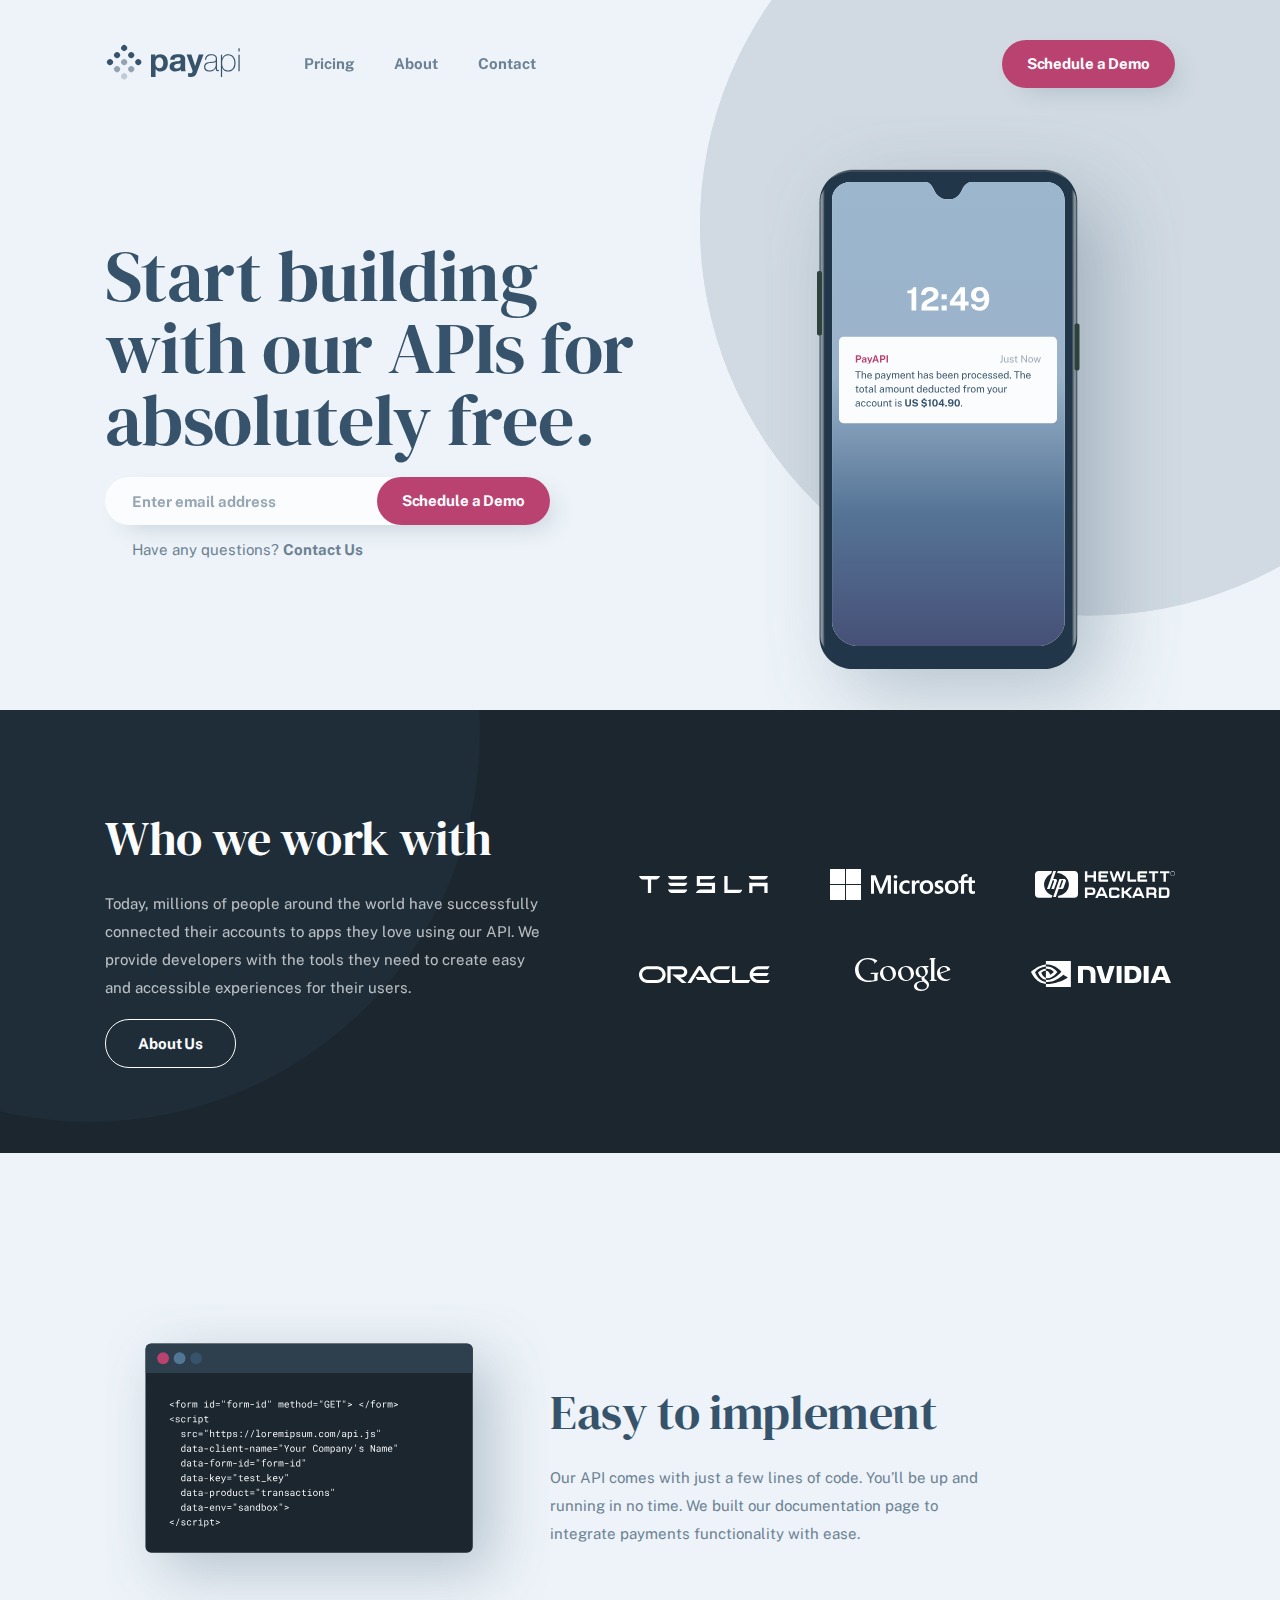
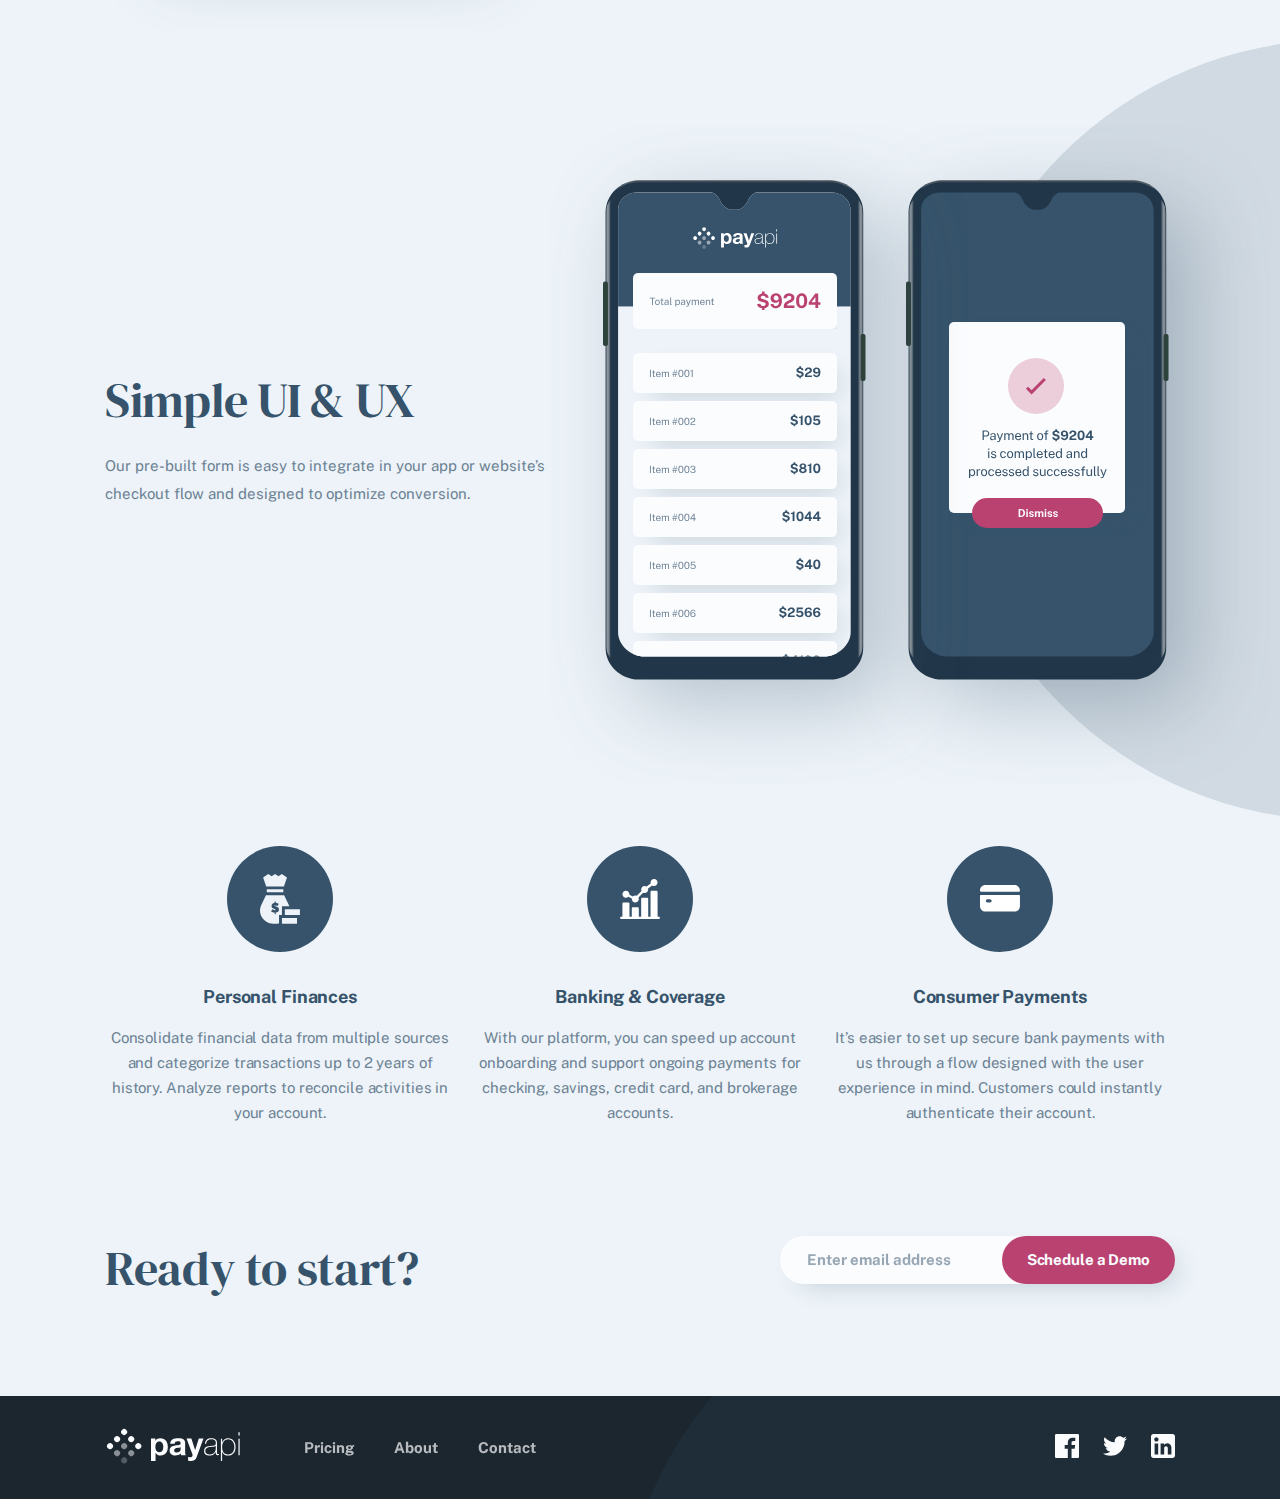
<file: index.html>
<!DOCTYPE html>
<html lang="en">
<head>
  <meta charset="UTF-8">
  <meta http-equiv="X-UA-Compatible" content="IE=edge">
  <meta name="viewport" content="width=device-width, initial-scale=1.0">
  <title>payapi</title>
  <link rel="stylesheet" href="./css/normalize.css">
  <link rel="stylesheet" href="./css/main.css">
</head>
<body>
  <div class="site-header-top">
    <!-- SITE HEADER START -->
    <header class="site-header">
      <div class="container">
        <div class="site-header-wrapper">
          <div class="site-header-start">
            <a class="site-header-logo" href="./index.html">
              <svg width="135" height="38" viewBox="0 0 135 38" fill="none" xmlns="http://www.w3.org/2000/svg">
                <g id="Group 21">
                  <path id="payapi" fill-rule="evenodd" clip-rule="evenodd" d="M134.657 8.59019V5.29419H133.441V8.59019H134.657ZM50.544 33.9342V26.0942H50.608C51.1627 26.9049 51.872 27.5182 52.736 27.9342C53.6 28.3502 54.544 28.5582 55.568 28.5582C56.784 28.5582 57.8453 28.3235 58.752 27.8542C59.6587 27.3849 60.416 26.7555 61.024 25.9662C61.632 25.1769 62.0853 24.2702 62.384 23.2462C62.6827 22.2222 62.832 21.1555 62.832 20.0462C62.832 18.8729 62.6827 17.7475 62.384 16.6702C62.0853 15.5929 61.6267 14.6489 61.008 13.8382C60.3893 13.0275 59.6107 12.3769 58.672 11.8862C57.7333 11.3955 56.6133 11.1502 55.312 11.1502C54.288 11.1502 53.3493 11.3529 52.496 11.7582C51.6427 12.1635 50.9387 12.8142 50.384 13.7102H50.32V11.5982H46V33.9342H50.544ZM54.352 25.1662C53.6267 25.1662 53.008 25.0169 52.496 24.7182C51.984 24.4195 51.5733 24.0302 51.264 23.5502C50.9547 23.0702 50.7307 22.5102 50.592 21.8702C50.4533 21.2302 50.384 20.5795 50.384 19.9182C50.384 19.2355 50.448 18.5742 50.576 17.9342C50.704 17.2942 50.9227 16.7289 51.232 16.2382C51.5413 15.7475 51.9467 15.3475 52.448 15.0382C52.9493 14.7289 53.5733 14.5742 54.32 14.5742C55.0453 14.5742 55.6587 14.7289 56.16 15.0382C56.6613 15.3475 57.072 15.7529 57.392 16.2542C57.712 16.7555 57.9413 17.3262 58.08 17.9662C58.2187 18.6062 58.288 19.2569 58.288 19.9182C58.288 20.5795 58.224 21.2302 58.096 21.8702C57.968 22.5102 57.7493 23.0702 57.44 23.5502C57.1307 24.0302 56.7253 24.4195 56.224 24.7182C55.7227 25.0169 55.0987 25.1662 54.352 25.1662ZM73.2418 28.1102C72.2605 28.4089 71.2578 28.5582 70.2338 28.5582C69.4445 28.5582 68.7085 28.4622 68.0258 28.2702C67.3432 28.0782 66.7458 27.7795 66.2338 27.3742C65.7218 26.9689 65.3218 26.4569 65.0338 25.8382C64.7458 25.2195 64.6018 24.4835 64.6018 23.6302C64.6018 22.6915 64.7672 21.9182 65.0978 21.3102C65.4285 20.7022 65.8552 20.2169 66.3778 19.8542C66.9005 19.4915 67.4978 19.2195 68.1698 19.0382C68.8418 18.8569 69.5192 18.7129 70.2018 18.6062C70.8845 18.4995 71.5565 18.4142 72.2178 18.3502C72.8792 18.2862 73.4658 18.1902 73.9778 18.0622C74.4898 17.9342 74.8952 17.7475 75.1938 17.5022C75.4925 17.2569 75.6312 16.8995 75.6098 16.4302C75.6098 15.9395 75.5298 15.5502 75.3698 15.2622C75.2098 14.9742 74.9965 14.7502 74.7298 14.5902C74.4632 14.4302 74.1538 14.3235 73.8018 14.2702C73.4498 14.2169 73.0712 14.1902 72.6658 14.1902C71.7698 14.1902 71.0658 14.3822 70.5538 14.7662C70.0418 15.1502 69.7432 15.7902 69.6578 16.6862H65.1138C65.1778 15.6195 65.4445 14.7342 65.9138 14.0302C66.3832 13.3262 66.9805 12.7609 67.7058 12.3342C68.4312 11.9075 69.2472 11.6035 70.1538 11.4222C71.0605 11.2409 71.9725 11.1502 72.8898 11.1502C73.7218 11.1502 74.5645 11.2089 75.4178 11.3262C76.2712 11.4435 77.0498 11.6729 77.7538 12.0142C78.4578 12.3555 79.0338 12.8302 79.4818 13.4382C79.9298 14.0462 80.1538 14.8515 80.1538 15.8542V24.4622C80.1538 25.2089 80.1965 25.9235 80.2818 26.6062C80.3672 27.2889 80.5165 27.8009 80.7298 28.1422H76.1218C76.0365 27.8862 75.9672 27.6249 75.9138 27.3582C75.8605 27.0915 75.8232 26.8195 75.8018 26.5422C75.0765 27.2889 74.2232 27.8115 73.2418 28.1102ZM71.9298 25.5502C71.5672 25.5502 71.2152 25.5182 70.8738 25.4542C70.5325 25.3902 70.2338 25.2782 69.9778 25.1182C69.7218 24.9582 69.5192 24.7395 69.3698 24.4622C69.2205 24.1849 69.1458 23.8435 69.1458 23.4382C69.1458 23.0115 69.2205 22.6595 69.3698 22.3822C69.5192 22.1049 69.7165 21.8755 69.9618 21.6942C70.2072 21.5129 70.4952 21.3689 70.8258 21.2622C71.1565 21.1555 71.4925 21.0702 71.8338 21.0062C72.1965 20.9422 72.5592 20.8889 72.9218 20.8462C73.2845 20.8035 73.6312 20.7502 73.9618 20.6862C74.2925 20.6222 74.6018 20.5422 74.8898 20.4462C75.1778 20.3502 75.4178 20.2169 75.6098 20.0462V21.7422C75.6098 21.9982 75.5832 22.3395 75.5298 22.7662C75.4765 23.1929 75.3325 23.6142 75.0978 24.0302C74.8632 24.4462 74.5005 24.8035 74.0098 25.1022C73.5192 25.4009 72.8258 25.5502 71.9298 25.5502ZM89.5397 33.0702C88.665 33.6462 87.449 33.9342 85.8917 33.9342C85.4224 33.9342 84.9584 33.9182 84.4997 33.8862C84.041 33.8542 83.577 33.8169 83.1077 33.7742V30.0302C83.5344 30.0729 83.9717 30.1155 84.4197 30.1582C84.8677 30.2009 85.3157 30.2115 85.7637 30.1902C86.361 30.1262 86.8037 29.8915 87.0917 29.4862C87.3797 29.0809 87.5237 28.6329 87.5237 28.1422C87.5237 27.7795 87.4597 27.4382 87.3317 27.1182L81.5397 11.5982H86.3717L90.1157 22.9262H90.1797L93.7957 11.5982H98.4997L91.5877 30.1902C91.097 31.5342 90.4144 32.4942 89.5397 33.0702ZM104.59 28.5262C105.379 28.5262 106.104 28.4302 106.766 28.2382C107.427 28.0462 108.019 27.7795 108.542 27.4382C109.064 27.0969 109.507 26.7075 109.87 26.2702C110.232 25.8329 110.51 25.3689 110.702 24.8782H110.766V25.7422C110.766 26.0835 110.792 26.3982 110.846 26.6862C110.899 26.9742 111 27.2249 111.15 27.4382C111.299 27.6515 111.518 27.8222 111.806 27.9502C112.094 28.0782 112.483 28.1422 112.974 28.1422C113.315 28.1422 113.646 28.0995 113.966 28.0142V26.9902C113.582 27.0542 113.283 27.0862 113.07 27.0862C112.792 27.0862 112.579 27.0275 112.43 26.9102C112.28 26.7929 112.174 26.6382 112.11 26.4462C112.046 26.2542 112.008 26.0409 111.998 25.8062C111.987 25.5715 111.982 25.3369 111.982 25.1022V15.5342C111.982 14.2755 111.528 13.2569 110.622 12.4782C109.715 11.6995 108.27 11.3102 106.286 11.3102C104.302 11.3102 102.771 11.7635 101.694 12.6702C100.616 13.5769 100.035 14.9369 99.9495 16.7502H101.166C101.251 15.2782 101.747 14.1795 102.654 13.4542C103.56 12.7289 104.75 12.3662 106.222 12.3662C107.054 12.3662 107.758 12.4515 108.334 12.6222C108.91 12.7929 109.379 13.0275 109.742 13.3262C110.104 13.6249 110.371 13.9662 110.542 14.3502C110.712 14.7342 110.798 15.1502 110.798 15.5982C110.798 16.1742 110.766 16.6542 110.702 17.0382C110.638 17.4222 110.478 17.7369 110.222 17.9822C109.966 18.2275 109.587 18.4195 109.086 18.5582C108.584 18.6969 107.896 18.7982 107.022 18.8622L105.134 19.0222C104.472 19.0862 103.784 19.1929 103.07 19.3422C102.355 19.4915 101.704 19.7422 101.118 20.0942C100.531 20.4462 100.046 20.9262 99.6615 21.5342C99.2775 22.1422 99.0855 22.9262 99.0855 23.8862C99.0855 25.4649 99.5655 26.6329 100.526 27.3902C101.486 28.1475 102.84 28.5262 104.59 28.5262ZM101.454 26.5902C102.222 27.1769 103.278 27.4702 104.622 27.4702C106.008 27.4702 107.107 27.2195 107.918 26.7182C108.728 26.2169 109.347 25.6409 109.774 24.9902C110.2 24.3395 110.472 23.7102 110.59 23.1022C110.707 22.4942 110.766 22.0835 110.766 21.8702V18.7982C110.467 19.1609 110.014 19.4062 109.406 19.5342C108.798 19.6622 108.12 19.7582 107.374 19.8222L105.326 20.0142C104.728 20.0782 104.131 20.1689 103.534 20.2862C102.936 20.4035 102.398 20.6009 101.918 20.8782C101.438 21.1555 101.048 21.5342 100.75 22.0142C100.451 22.4942 100.302 23.1182 100.302 23.8862C100.302 25.1022 100.686 26.0035 101.454 26.5902ZM117.111 34.0302V24.7182H117.175C117.666 26.0622 118.445 27.0329 119.511 27.6302C120.578 28.2275 121.794 28.5262 123.159 28.5262C124.418 28.5262 125.511 28.3129 126.439 27.8862C127.367 27.4595 128.135 26.8675 128.743 26.1102C129.351 25.3529 129.805 24.4515 130.103 23.4062C130.402 22.3609 130.551 21.2089 130.551 19.9502C130.551 18.7982 130.402 17.6995 130.103 16.6542C129.805 15.6089 129.351 14.6915 128.743 13.9022C128.135 13.1129 127.367 12.4835 126.439 12.0142C125.511 11.5449 124.418 11.3102 123.159 11.3102C122.263 11.3102 121.469 11.4489 120.775 11.7262C120.082 12.0035 119.49 12.3502 118.999 12.7662C118.509 13.1822 118.114 13.6355 117.815 14.1262C117.517 14.6169 117.303 15.0649 117.175 15.4702H117.111V11.6942H115.895V34.0302H117.111ZM120.263 26.8462C121.042 27.2622 122.007 27.4702 123.159 27.4702C124.226 27.4702 125.149 27.2675 125.927 26.8622C126.706 26.4569 127.346 25.9129 127.847 25.2302C128.349 24.5475 128.722 23.7529 128.967 22.8462C129.213 21.9395 129.335 20.9742 129.335 19.9502C129.335 19.0115 129.218 18.0889 128.983 17.1822C128.749 16.2755 128.386 15.4649 127.895 14.7502C127.405 14.0355 126.77 13.4595 125.991 13.0222C125.213 12.5849 124.269 12.3662 123.159 12.3662C122.071 12.3662 121.143 12.5795 120.375 13.0062C119.607 13.4329 118.983 13.9982 118.503 14.7022C118.023 15.4062 117.677 16.2115 117.463 17.1182C117.25 18.0249 117.143 18.9689 117.143 19.9502C117.143 20.9315 117.239 21.8755 117.431 22.7822C117.623 23.6889 117.949 24.4889 118.407 25.1822C118.866 25.8755 119.485 26.4302 120.263 26.8462ZM133.441 11.6942H134.657V28.1422H133.441V11.6942Z" fill="#36536B"/>
                  <g id="Group 3">
                    <circle id="Oval" cx="19.1421" cy="4.99996" r="3" transform="rotate(45 19.1421 4.99996)" fill="#36536B"/>
                    <circle id="Oval Copy 6" cx="26.2133" cy="12.071" r="3" transform="rotate(45 26.2133 12.071)" fill="#36536B"/>
                    <circle id="Oval Copy 7" cx="33.2843" cy="19.1422" r="3" transform="rotate(45 33.2843 19.1422)" fill="#36536B"/>
                    <circle id="Oval Copy 10" cx="12.071" cy="12.071" r="3" transform="rotate(45 12.071 12.071)" fill="#36536B"/>
                    <circle id="Oval Copy 9" opacity="0.5" cx="19.1421" cy="19.1422" r="3" transform="rotate(45 19.1421 19.1422)" fill="#36536B"/>
                    <circle id="Oval Copy 8" opacity="0.5" cx="26.2133" cy="26.2132" r="3" transform="rotate(45 26.2133 26.2132)" fill="#36536B"/>
                    <circle id="Oval Copy 13" cx="5" cy="19.1422" r="3" transform="rotate(45 5 19.1422)" fill="#36536B"/>
                    <circle id="Oval Copy 12" opacity="0.5" cx="12.071" cy="26.2132" r="3" transform="rotate(45 12.071 26.2132)" fill="#36536B"/>
                    <circle id="Oval Copy 11" opacity="0.25" cx="19.1421" cy="33.2843" r="3" transform="rotate(45 19.1421 33.2843)" fill="#36536B"/>
                  </g>
                </g>
              </svg>
              
            </a>
            <nav class="site-nav">
              <ul class="site-nav-list">
                <li class="site-nav-item">
                  <a class="site-nav-link" href="./Pricing.html">Pricing</a>
                </li>
                <li class="site-nav-item">
                  <a class="site-nav-link" href="./about.html">About</a>
                </li>
                <li class="site-nav-item">
                  <a class="site-nav-link" href="#">Contact</a>
                </li>
              </ul>
            </nav>
          </div>
          <a class="site-header-btn" href="#">Schedule a Demo</a>
          <button class="site-header__burger" type="button">
            <img class="site-header-burger-img" src="./images/burger-menu-img.svg" 
            alt="burger-menu-icon" width="28" height="17">
          </button>
        </div>
      </div>
      
      <div class="menu-burger">
        <button class="close-button" type="button">
          <img class="close-button-img" src="./images/close-icon.svg" 
          alt="close icon" width="22" height="23">
        </button>
        <nav class="site-nav-mobi">
          <ul class="site-nav-list-mobi">
            <li class="site-nav-item-mobi">
              <a class="site-nav-link-mobi" href="./Pricing.html">Pricing</a>
            </li>
            <li class="site-nav-item-mobi">
              <a class="site-nav-link-mobi" href="./about.html">About</a>
            </li>
            <li class="site-nav-item-mobi">
              <a class="site-nav-link-mobi" href="#">Contact</a>
            </li>
          </ul>
        </nav>
        <a class="site-header-mobi-btn" href="#">Schedule a Demo</a>
      </div>
      <div class="menu-burger-line"></div>
    </header>
    <!-- SITE HEADER END -->
    
    <!-- HERO SECTION START -->
    <section class="hero-section">
      <div class="container">
        <div class="hero-section-box">
          <h1 class="hero-section-title">
            Start building with our APIs for absolutely free.</h1>
            <form action="get" method="https://echo.htmlacademy.ru/">
              <label class="input-label" for="email" >
                <input class="input-email" type="email" name="email" id="email" aria-label="emailingizni kiriting" placeholder="Enter email address" required>
                <button class="hero-section-btn" type="submit">Schedule a Demo</button>
              </label>
              <p class="input-label-title">Have any questions? <span class="input-label-bold">Contact Us</span></p>
            </form>
          </div>
        </div>
      </section>
      <!-- HERO SECTION END -->
    </div>
    
    <!-- MAIN START -->
    <main class="site-main">
      <!-- WORK SECTION START -->
      <section class="work-section">
        <div class="container">
          <div class="work-section-wrapper">
            <div class="work-section-start">
              <h2 class="work-section-title">
                Who we work with
              </h2>
              <p class="work-section-subtitle">
                Today, millions of people around the world have successfully connected their accounts to apps they love using our API. We provide developers with the tools they need to create easy and accessible experiences for their users. 
              </p>
              <a class="work-section-btn" href="./about.html">About Us</a>
            </div>
            <ul class="work-section-list">
              <li class="work-section-item">
                <img class="work-section-item-img" src="./images/tesla.svg" 
                alt="tesla" width="129" height="17">
              </li>
              <li class="work-section-item">
                <img class="work-section-item-img" src="./images/microsoft.svg" 
                alt="microsoft" width="145" height="31">
              </li>
              <li class="work-section-item">
                <img class="work-section-item-img" src="./images/hp.svg" 
                alt="hp" width="140" height="27">
              </li>
              <li class="work-section-item">
                <img class="work-section-item-img" src="./images/oracle.svg" 
                alt="oracle" width="131" height="17">
              </li>
              <li class="work-section-item">
                <img class="work-section-item-img" src="./images/google.svg" 
                alt="" width="96" height="33">
              </li>
              <li class="work-section-item">
                <img class="work-section-item-img" src="./images/nvidia.svg" 
                alt="" width="140" height="27">
              </li>
            </ul>
          </div>
        </div>
      </section>
      <!-- WORK SECTION END -->
      
      <!-- EASY SECTION START -->
      <section class="easy-section">
        <div class="container">
          <div class="easy-section-wrapper">
            <img class="easy-section-img" src="./images/easy-section-img.svg"
            alt="easy-section-img" width="445" height="284">
            <div class="easy-section-end">
              <h2 class="easy-section-title">Easy to implement</h2>
              <p class="easy-section-subtitle">
                Our API comes with just a few lines of code. You’ll be up and running in no time. We built our documentation page to integrate payments functionality with ease.
              </p>
            </div>
          </div>
        </div>
      </section>
      <!-- EASY SECTION END -->
      
      <!-- SIMPLE SECTION START -->
      <section class="simple-section">
        <div class="container">
          <div class="simple-section-wrapper">
            <div class="simple-section-text">
              <h2 class="simple-section-title">
                Simple UI & UX
              </h2>
              <p class="simple-section-subtitle">
                Our pre-built form is easy to integrate in your app or website’s checkout flow and designed to optimize conversion. 
              </p>
            </div>
            <picture>
              <source srcset="./images/simple-section-tablet-bg.svg" 
              media="(max-width: 768px)">
              <source srcset="./images/site-header-logo.svg" 
              media="(max-width: 375px)">
              <img class="simple-section-img" src="./images/simple-section-bg.svg" alt="simple-section-bg">
            </picture>
          </div>
        </div>
      </section>
      <!-- SIMPLE SECTION END -->
      
      <!-- PRODUCT SECTION START -->
      <section class="product-section">
        <div class="container">
          <ul class="product-section-list">
            <li class="product-section-item">
              <h3 class="product-section-title">Personal Finances</h3>
              <p class="product-section-subtitle">
                Consolidate financial data from multiple sources and categorize transactions up to 2 years of history. Analyze reports to reconcile activities in your account. </p>
              </li>
              <li class="product-section-item">
                <h3 class="product-section-title">Banking & Coverage</h3>
                <p class="product-section-subtitle">
                  With our platform, you can speed up account onboarding and support ongoing payments for checking, savings, credit card, and brokerage accounts.</p>
                </li>
                <li class="product-section-item">
                  <h3 class="product-section-title">Consumer Payments</h3>
                  <p class="product-section-subtitle">
                    It’s easier to set up secure bank payments with us through a flow designed with the user experience in mind. Customers could instantly authenticate their account.</p>
                  </li>
                </ul>
              </div>
            </section>
            <!-- PRODUCT SECTION END -->
            
            <!-- READY SECTION START -->
            <section class="ready-section">
              <div class="container">
                <div class="ready-section-wrapper">
                  <h2 class="ready-section-title">Ready to start?</h2>
                  <form action="get" method="https://echo.htmlacademy.ru/">
                    <label class="input-label" for="email" >
                      <input class="input-email" type="email" name="email" id="email" aria-label="emailingizni kiriting" placeholder="Enter email address" required>
                      <button class="hero-section-btn" type="submit">Schedule a Demo</button>
                    </label>
                  </form>
                </div>
              </div>
            </section>
            <!-- READY SECTION END -->
          </main>
          <!-- MAIN END -->
          
          <!-- SITE FOOTER START -->
          <footer class="site-footer">
            <div class="container">
              <div class="site-footer-wrapper">
                <div class="site-footer-start">
                  <a class="site-footer-logo" href="./index.html">
                    <svg width="135" height="38" viewBox="0 0 135 38" fill="none" xmlns="http://www.w3.org/2000/svg">
                      <path fill-rule="evenodd" clip-rule="evenodd" d="M134.657 8.59019V5.29419H133.441V8.59019H134.657ZM50.544 33.9342V26.0942H50.608C51.1627 26.9049 51.872 27.5182 52.736 27.9342C53.6 28.3502 54.544 28.5582 55.568 28.5582C56.784 28.5582 57.8453 28.3235 58.752 27.8542C59.6587 27.3849 60.416 26.7555 61.024 25.9662C61.632 25.1769 62.0853 24.2702 62.384 23.2462C62.6827 22.2222 62.832 21.1555 62.832 20.0462C62.832 18.8729 62.6827 17.7475 62.384 16.6702C62.0853 15.5929 61.6267 14.6489 61.008 13.8382C60.3893 13.0275 59.6107 12.3769 58.672 11.8862C57.7333 11.3955 56.6133 11.1502 55.312 11.1502C54.288 11.1502 53.3493 11.3529 52.496 11.7582C51.6427 12.1635 50.9387 12.8142 50.384 13.7102H50.32V11.5982H46V33.9342H50.544ZM54.352 25.1662C53.6267 25.1662 53.008 25.0169 52.496 24.7182C51.984 24.4195 51.5733 24.0302 51.264 23.5502C50.9547 23.0702 50.7307 22.5102 50.592 21.8702C50.4533 21.2302 50.384 20.5795 50.384 19.9182C50.384 19.2355 50.448 18.5742 50.576 17.9342C50.704 17.2942 50.9227 16.7289 51.232 16.2382C51.5413 15.7475 51.9467 15.3475 52.448 15.0382C52.9493 14.7289 53.5733 14.5742 54.32 14.5742C55.0453 14.5742 55.6587 14.7289 56.16 15.0382C56.6613 15.3475 57.072 15.7529 57.392 16.2542C57.712 16.7555 57.9413 17.3262 58.08 17.9662C58.2187 18.6062 58.288 19.2569 58.288 19.9182C58.288 20.5795 58.224 21.2302 58.096 21.8702C57.968 22.5102 57.7493 23.0702 57.44 23.5502C57.1307 24.0302 56.7253 24.4195 56.224 24.7182C55.7227 25.0169 55.0987 25.1662 54.352 25.1662ZM73.2418 28.1102C72.2605 28.4089 71.2578 28.5582 70.2338 28.5582C69.4445 28.5582 68.7085 28.4622 68.0258 28.2702C67.3432 28.0782 66.7458 27.7795 66.2338 27.3742C65.7218 26.9689 65.3218 26.4569 65.0338 25.8382C64.7458 25.2195 64.6018 24.4835 64.6018 23.6302C64.6018 22.6915 64.7672 21.9182 65.0978 21.3102C65.4285 20.7022 65.8552 20.2169 66.3778 19.8542C66.9005 19.4915 67.4978 19.2195 68.1698 19.0382C68.8418 18.8569 69.5192 18.7129 70.2018 18.6062C70.8845 18.4995 71.5565 18.4142 72.2178 18.3502C72.8792 18.2862 73.4658 18.1902 73.9778 18.0622C74.4898 17.9342 74.8952 17.7475 75.1938 17.5022C75.4925 17.2569 75.6312 16.8995 75.6098 16.4302C75.6098 15.9395 75.5298 15.5502 75.3698 15.2622C75.2098 14.9742 74.9965 14.7502 74.7298 14.5902C74.4632 14.4302 74.1538 14.3235 73.8018 14.2702C73.4498 14.2169 73.0712 14.1902 72.6658 14.1902C71.7698 14.1902 71.0658 14.3822 70.5538 14.7662C70.0418 15.1502 69.7432 15.7902 69.6578 16.6862H65.1138C65.1778 15.6195 65.4445 14.7342 65.9138 14.0302C66.3832 13.3262 66.9805 12.7609 67.7058 12.3342C68.4312 11.9075 69.2472 11.6035 70.1538 11.4222C71.0605 11.2409 71.9725 11.1502 72.8898 11.1502C73.7218 11.1502 74.5645 11.2089 75.4178 11.3262C76.2712 11.4435 77.0498 11.6729 77.7538 12.0142C78.4578 12.3555 79.0338 12.8302 79.4818 13.4382C79.9298 14.0462 80.1538 14.8515 80.1538 15.8542V24.4622C80.1538 25.2089 80.1965 25.9235 80.2818 26.6062C80.3672 27.2889 80.5165 27.8009 80.7298 28.1422H76.1218C76.0365 27.8862 75.9672 27.6249 75.9138 27.3582C75.8605 27.0915 75.8232 26.8195 75.8018 26.5422C75.0765 27.2889 74.2232 27.8115 73.2418 28.1102ZM71.9298 25.5502C71.5672 25.5502 71.2152 25.5182 70.8738 25.4542C70.5325 25.3902 70.2338 25.2782 69.9778 25.1182C69.7218 24.9582 69.5192 24.7395 69.3698 24.4622C69.2205 24.1849 69.1458 23.8435 69.1458 23.4382C69.1458 23.0115 69.2205 22.6595 69.3698 22.3822C69.5192 22.1049 69.7165 21.8755 69.9618 21.6942C70.2072 21.5129 70.4952 21.3689 70.8258 21.2622C71.1565 21.1555 71.4925 21.0702 71.8338 21.0062C72.1965 20.9422 72.5592 20.8889 72.9218 20.8462C73.2845 20.8035 73.6312 20.7502 73.9618 20.6862C74.2925 20.6222 74.6018 20.5422 74.8898 20.4462C75.1778 20.3502 75.4178 20.2169 75.6098 20.0462V21.7422C75.6098 21.9982 75.5832 22.3395 75.5298 22.7662C75.4765 23.1929 75.3325 23.6142 75.0978 24.0302C74.8632 24.4462 74.5005 24.8035 74.0098 25.1022C73.5192 25.4009 72.8258 25.5502 71.9298 25.5502ZM89.5397 33.0702C88.665 33.6462 87.449 33.9342 85.8917 33.9342C85.4224 33.9342 84.9584 33.9182 84.4997 33.8862C84.041 33.8542 83.577 33.8169 83.1077 33.7742V30.0302C83.5344 30.0729 83.9717 30.1155 84.4197 30.1582C84.8677 30.2009 85.3157 30.2115 85.7637 30.1902C86.361 30.1262 86.8037 29.8915 87.0917 29.4862C87.3797 29.0809 87.5237 28.6329 87.5237 28.1422C87.5237 27.7795 87.4597 27.4382 87.3317 27.1182L81.5397 11.5982H86.3717L90.1157 22.9262H90.1797L93.7957 11.5982H98.4997L91.5877 30.1902C91.097 31.5342 90.4144 32.4942 89.5397 33.0702ZM104.59 28.5262C105.379 28.5262 106.104 28.4302 106.766 28.2382C107.427 28.0462 108.019 27.7795 108.542 27.4382C109.064 27.0969 109.507 26.7075 109.87 26.2702C110.232 25.8329 110.51 25.3689 110.702 24.8782H110.766V25.7422C110.766 26.0835 110.792 26.3982 110.846 26.6862C110.899 26.9742 111 27.2249 111.15 27.4382C111.299 27.6515 111.518 27.8222 111.806 27.9502C112.094 28.0782 112.483 28.1422 112.974 28.1422C113.315 28.1422 113.646 28.0995 113.966 28.0142V26.9902C113.582 27.0542 113.283 27.0862 113.07 27.0862C112.792 27.0862 112.579 27.0275 112.43 26.9102C112.28 26.7929 112.174 26.6382 112.11 26.4462C112.046 26.2542 112.008 26.0409 111.998 25.8062C111.987 25.5715 111.982 25.3369 111.982 25.1022V15.5342C111.982 14.2755 111.528 13.2569 110.622 12.4782C109.715 11.6995 108.27 11.3102 106.286 11.3102C104.302 11.3102 102.771 11.7635 101.694 12.6702C100.616 13.5769 100.035 14.9369 99.9495 16.7502H101.166C101.251 15.2782 101.747 14.1795 102.654 13.4542C103.56 12.7289 104.75 12.3662 106.222 12.3662C107.054 12.3662 107.758 12.4515 108.334 12.6222C108.91 12.7929 109.379 13.0275 109.742 13.3262C110.104 13.6249 110.371 13.9662 110.542 14.3502C110.712 14.7342 110.798 15.1502 110.798 15.5982C110.798 16.1742 110.766 16.6542 110.702 17.0382C110.638 17.4222 110.478 17.7369 110.222 17.9822C109.966 18.2275 109.587 18.4195 109.086 18.5582C108.584 18.6969 107.896 18.7982 107.022 18.8622L105.134 19.0222C104.472 19.0862 103.784 19.1929 103.07 19.3422C102.355 19.4915 101.704 19.7422 101.118 20.0942C100.531 20.4462 100.046 20.9262 99.6615 21.5342C99.2775 22.1422 99.0855 22.9262 99.0855 23.8862C99.0855 25.4649 99.5655 26.6329 100.526 27.3902C101.486 28.1475 102.84 28.5262 104.59 28.5262ZM101.454 26.5902C102.222 27.1769 103.278 27.4702 104.622 27.4702C106.008 27.4702 107.107 27.2195 107.918 26.7182C108.728 26.2169 109.347 25.6409 109.774 24.9902C110.2 24.3395 110.472 23.7102 110.59 23.1022C110.707 22.4942 110.766 22.0835 110.766 21.8702V18.7982C110.467 19.1609 110.014 19.4062 109.406 19.5342C108.798 19.6622 108.12 19.7582 107.374 19.8222L105.326 20.0142C104.728 20.0782 104.131 20.1689 103.534 20.2862C102.936 20.4035 102.398 20.6009 101.918 20.8782C101.438 21.1555 101.048 21.5342 100.75 22.0142C100.451 22.4942 100.302 23.1182 100.302 23.8862C100.302 25.1022 100.686 26.0035 101.454 26.5902ZM117.111 34.0302V24.7182H117.175C117.666 26.0622 118.445 27.0329 119.511 27.6302C120.578 28.2275 121.794 28.5262 123.159 28.5262C124.418 28.5262 125.511 28.3129 126.439 27.8862C127.367 27.4595 128.135 26.8675 128.743 26.1102C129.351 25.3529 129.805 24.4515 130.103 23.4062C130.402 22.3609 130.551 21.2089 130.551 19.9502C130.551 18.7982 130.402 17.6995 130.103 16.6542C129.805 15.6089 129.351 14.6915 128.743 13.9022C128.135 13.1129 127.367 12.4835 126.439 12.0142C125.511 11.5449 124.418 11.3102 123.159 11.3102C122.263 11.3102 121.469 11.4489 120.775 11.7262C120.082 12.0035 119.49 12.3502 118.999 12.7662C118.509 13.1822 118.114 13.6355 117.815 14.1262C117.517 14.6169 117.303 15.0649 117.175 15.4702H117.111V11.6942H115.895V34.0302H117.111ZM120.263 26.8462C121.042 27.2622 122.007 27.4702 123.159 27.4702C124.226 27.4702 125.149 27.2675 125.927 26.8622C126.706 26.4569 127.346 25.9129 127.847 25.2302C128.349 24.5475 128.722 23.7529 128.967 22.8462C129.213 21.9395 129.335 20.9742 129.335 19.9502C129.335 19.0115 129.218 18.0889 128.983 17.1822C128.749 16.2755 128.386 15.4649 127.895 14.7502C127.405 14.0355 126.77 13.4595 125.991 13.0222C125.213 12.5849 124.269 12.3662 123.159 12.3662C122.071 12.3662 121.143 12.5795 120.375 13.0062C119.607 13.4329 118.983 13.9982 118.503 14.7022C118.023 15.4062 117.677 16.2115 117.463 17.1182C117.25 18.0249 117.143 18.9689 117.143 19.9502C117.143 20.9315 117.239 21.8755 117.431 22.7822C117.623 23.6889 117.949 24.4889 118.407 25.1822C118.866 25.8755 119.485 26.4302 120.263 26.8462ZM133.441 11.6942H134.657V28.1422H133.441V11.6942Z" fill="#FBFCFE"/>
                      <circle cx="19.1421" cy="4.99996" r="3" transform="rotate(45 19.1421 4.99996)" fill="#FBFCFE"/>
                      <circle cx="26.2133" cy="12.071" r="3" transform="rotate(45 26.2133 12.071)" fill="#FBFCFE"/>
                      <circle cx="33.2843" cy="19.1422" r="3" transform="rotate(45 33.2843 19.1422)" fill="#FBFCFE"/>
                      <circle cx="12.071" cy="12.071" r="3" transform="rotate(45 12.071 12.071)" fill="#FBFCFE"/>
                      <circle opacity="0.5" cx="19.1421" cy="19.1422" r="3" transform="rotate(45 19.1421 19.1422)" fill="#FBFCFE"/>
                      <circle opacity="0.5" cx="26.2133" cy="26.2132" r="3" transform="rotate(45 26.2133 26.2132)" fill="#FBFCFE"/>
                      <circle cx="5" cy="19.1422" r="3" transform="rotate(45 5 19.1422)" fill="#FBFCFE"/>
                      <circle opacity="0.5" cx="12.071" cy="26.2132" r="3" transform="rotate(45 12.071 26.2132)" fill="#FBFCFE"/>
                      <circle opacity="0.25" cx="19.1421" cy="33.2843" r="3" transform="rotate(45 19.1421 33.2843)" fill="#FBFCFE"/>
                    </svg>
                    
                  </a>
                  <ul class="site-footer-list">
                    <li class="site-footer-item">
                      <a href="./Pricing.html" class="site-footer-item-link">Pricing</a>
                    </li>
                    <li class="site-footer-item">
                      <a href="./about.html" class="site-footer-item-link">About</a>
                    </li>
                    <li class="site-footer-item">
                      <a href="#" class="site-footer-item-link">Contact</a>
                    </li>
                  </ul>
                </div>
                
                <ul class="site-footer-social-list">
                  <li class="site-footer-social-item"><a href="https://www.facebook.com/" target="blank" class="site-footer-social-link">
                    <svg width="24" height="24" viewBox="0 0 24 24" fill="currentColor" xmlns="http://www.w3.org/2000/svg">
                      <path id="Path" d="M22.675 0H1.325C0.593 0 0 0.593 0 1.325V22.676C0 23.407 0.593 24 1.325 24H12.82V14.706H9.692V11.084H12.82V8.413C12.82 5.313 14.713 3.625 17.479 3.625C18.804 3.625 19.942 3.724 20.274 3.768V7.008L18.356 7.009C16.852 7.009 16.561 7.724 16.561 8.772V11.085H20.148L19.681 14.707H16.561V24H22.677C23.407 24 24 23.407 24 22.675V1.325C24 0.593 23.407 0 22.675 0Z" fill="currentColor"/>
                    </svg>                      
                  </a>
                </li>
                <li class="site-footer-social-item"><a href="https://twitter.com/" target="blank"  class="site-footer-social-link">
                  <svg width="24" height="20" viewBox="0 0 24 20" fill="currentColor" xmlns="http://www.w3.org/2000/svg">
                    <path id="Path" d="M24 2.55705C23.117 2.94905 22.168 3.21305 21.172 3.33205C22.189 2.72305 22.97 1.75805 23.337 0.608047C22.386 1.17205 21.332 1.58205 20.21 1.80305C19.313 0.846047 18.032 0.248047 16.616 0.248047C13.437 0.248047 11.101 3.21405 11.819 6.29305C7.728 6.08805 4.1 4.12805 1.671 1.14905C0.381 3.36205 1.002 6.25705 3.194 7.72305C2.388 7.69705 1.628 7.47605 0.965 7.10705C0.911 9.38805 2.546 11.522 4.914 11.997C4.221 12.185 3.462 12.229 2.69 12.081C3.316 14.037 5.134 15.46 7.29 15.5C5.22 17.123 2.612 17.848 0 17.54C2.179 18.937 4.768 19.752 7.548 19.752C16.69 19.752 21.855 12.031 21.543 5.10605C22.505 4.41105 23.34 3.54405 24 2.55705Z" fill="currentColor"/>
                    </svg>                    
                </a>
              </li>
              <li class="site-footer-social-item"><a href="https://www.linkedin.com/" target="blank" class="site-footer-social-link">
                <svg width="24" height="24" viewBox="0 0 24 24" fill="currentColor" xmlns="http://www.w3.org/2000/svg">
                  <path id="Shape" fill-rule="evenodd" clip-rule="evenodd" d="M2.4 0H21.6C22.92 0 24 1.08 24 2.4V21.6C24 22.92 22.92 24 21.6 24H2.4C1.08 24 0 22.92 0 21.6V2.4C0 1.08 1.08 0 2.4 0ZM3.6 20.4H7.2V9.6H3.6V20.4ZM5.4 7.56C4.2 7.56 3.24 6.6 3.24 5.4C3.24 4.2 4.2 3.24 5.4 3.24C6.6 3.24 7.56 4.2 7.56 5.4C7.56 6.6 6.6 7.56 5.4 7.56ZM16.8 20.4H20.4V13.56C20.4 11.28 18.48 9.36 16.2 9.36C15.12 9.36 13.8 10.08 13.2 11.04V9.6H9.6V20.4H13.2V14.04C13.2 13.08 14.04 12.24 15 12.24C15.96 12.24 16.8 13.08 16.8 14.04V20.4Z" fill="currentColor"/>
                  </svg>                  
              </a>
            </li>
          </ul>
        </div>
      </div>
    </footer>
    <!-- SITE FOOTER END -->
    <script src="./js/main.js"></script>
  </body>
  </html>
</file>
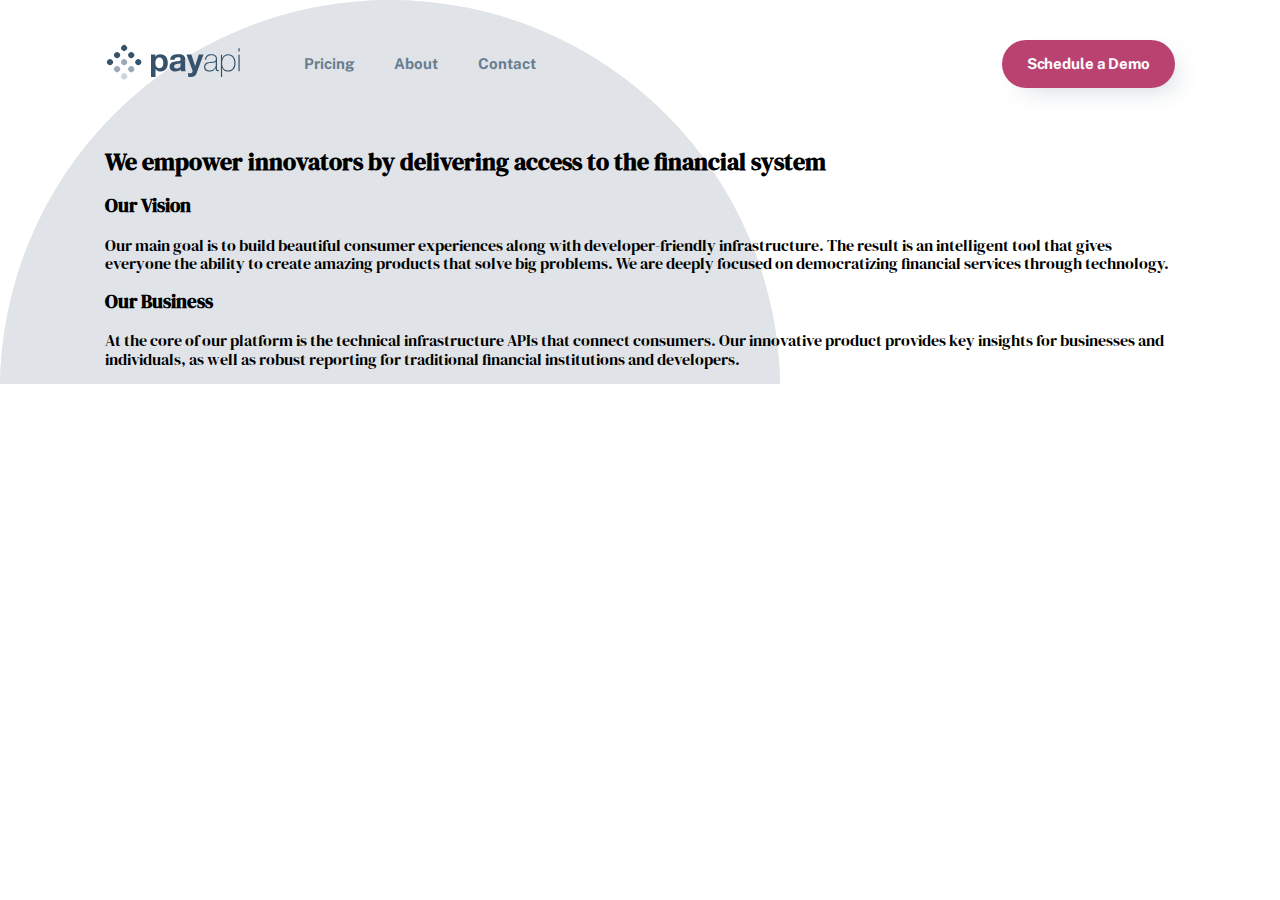
<file: about.html>
<!DOCTYPE html>
<html lang="en">
<head>
  <meta charset="UTF-8">
  <meta http-equiv="X-UA-Compatible" content="IE=edge">
  <meta name="viewport" content="width=device-width, initial-scale=1.0">
  <title>Document</title>
  <link rel="stylesheet" href="./css/normalize.css">
  <link rel="stylesheet" href="./css/main.css">
  <link rel="stylesheet" href="./css/about.css">
</head>
<body>
  <div class="site-header-about-top">
    <!-- SITE HEADER START -->
    <header class="site-header">
      <div class="container">
        <div class="site-header-wrapper">
          <div class="site-header-start">
            <a class="site-header-logo" href="./index.html">
              <svg width="135" height="38" viewBox="0 0 135 38" fill="none" xmlns="http://www.w3.org/2000/svg">
                <g id="Group 21">
                  <path id="payapi" fill-rule="evenodd" clip-rule="evenodd" d="M134.657 8.59019V5.29419H133.441V8.59019H134.657ZM50.544 33.9342V26.0942H50.608C51.1627 26.9049 51.872 27.5182 52.736 27.9342C53.6 28.3502 54.544 28.5582 55.568 28.5582C56.784 28.5582 57.8453 28.3235 58.752 27.8542C59.6587 27.3849 60.416 26.7555 61.024 25.9662C61.632 25.1769 62.0853 24.2702 62.384 23.2462C62.6827 22.2222 62.832 21.1555 62.832 20.0462C62.832 18.8729 62.6827 17.7475 62.384 16.6702C62.0853 15.5929 61.6267 14.6489 61.008 13.8382C60.3893 13.0275 59.6107 12.3769 58.672 11.8862C57.7333 11.3955 56.6133 11.1502 55.312 11.1502C54.288 11.1502 53.3493 11.3529 52.496 11.7582C51.6427 12.1635 50.9387 12.8142 50.384 13.7102H50.32V11.5982H46V33.9342H50.544ZM54.352 25.1662C53.6267 25.1662 53.008 25.0169 52.496 24.7182C51.984 24.4195 51.5733 24.0302 51.264 23.5502C50.9547 23.0702 50.7307 22.5102 50.592 21.8702C50.4533 21.2302 50.384 20.5795 50.384 19.9182C50.384 19.2355 50.448 18.5742 50.576 17.9342C50.704 17.2942 50.9227 16.7289 51.232 16.2382C51.5413 15.7475 51.9467 15.3475 52.448 15.0382C52.9493 14.7289 53.5733 14.5742 54.32 14.5742C55.0453 14.5742 55.6587 14.7289 56.16 15.0382C56.6613 15.3475 57.072 15.7529 57.392 16.2542C57.712 16.7555 57.9413 17.3262 58.08 17.9662C58.2187 18.6062 58.288 19.2569 58.288 19.9182C58.288 20.5795 58.224 21.2302 58.096 21.8702C57.968 22.5102 57.7493 23.0702 57.44 23.5502C57.1307 24.0302 56.7253 24.4195 56.224 24.7182C55.7227 25.0169 55.0987 25.1662 54.352 25.1662ZM73.2418 28.1102C72.2605 28.4089 71.2578 28.5582 70.2338 28.5582C69.4445 28.5582 68.7085 28.4622 68.0258 28.2702C67.3432 28.0782 66.7458 27.7795 66.2338 27.3742C65.7218 26.9689 65.3218 26.4569 65.0338 25.8382C64.7458 25.2195 64.6018 24.4835 64.6018 23.6302C64.6018 22.6915 64.7672 21.9182 65.0978 21.3102C65.4285 20.7022 65.8552 20.2169 66.3778 19.8542C66.9005 19.4915 67.4978 19.2195 68.1698 19.0382C68.8418 18.8569 69.5192 18.7129 70.2018 18.6062C70.8845 18.4995 71.5565 18.4142 72.2178 18.3502C72.8792 18.2862 73.4658 18.1902 73.9778 18.0622C74.4898 17.9342 74.8952 17.7475 75.1938 17.5022C75.4925 17.2569 75.6312 16.8995 75.6098 16.4302C75.6098 15.9395 75.5298 15.5502 75.3698 15.2622C75.2098 14.9742 74.9965 14.7502 74.7298 14.5902C74.4632 14.4302 74.1538 14.3235 73.8018 14.2702C73.4498 14.2169 73.0712 14.1902 72.6658 14.1902C71.7698 14.1902 71.0658 14.3822 70.5538 14.7662C70.0418 15.1502 69.7432 15.7902 69.6578 16.6862H65.1138C65.1778 15.6195 65.4445 14.7342 65.9138 14.0302C66.3832 13.3262 66.9805 12.7609 67.7058 12.3342C68.4312 11.9075 69.2472 11.6035 70.1538 11.4222C71.0605 11.2409 71.9725 11.1502 72.8898 11.1502C73.7218 11.1502 74.5645 11.2089 75.4178 11.3262C76.2712 11.4435 77.0498 11.6729 77.7538 12.0142C78.4578 12.3555 79.0338 12.8302 79.4818 13.4382C79.9298 14.0462 80.1538 14.8515 80.1538 15.8542V24.4622C80.1538 25.2089 80.1965 25.9235 80.2818 26.6062C80.3672 27.2889 80.5165 27.8009 80.7298 28.1422H76.1218C76.0365 27.8862 75.9672 27.6249 75.9138 27.3582C75.8605 27.0915 75.8232 26.8195 75.8018 26.5422C75.0765 27.2889 74.2232 27.8115 73.2418 28.1102ZM71.9298 25.5502C71.5672 25.5502 71.2152 25.5182 70.8738 25.4542C70.5325 25.3902 70.2338 25.2782 69.9778 25.1182C69.7218 24.9582 69.5192 24.7395 69.3698 24.4622C69.2205 24.1849 69.1458 23.8435 69.1458 23.4382C69.1458 23.0115 69.2205 22.6595 69.3698 22.3822C69.5192 22.1049 69.7165 21.8755 69.9618 21.6942C70.2072 21.5129 70.4952 21.3689 70.8258 21.2622C71.1565 21.1555 71.4925 21.0702 71.8338 21.0062C72.1965 20.9422 72.5592 20.8889 72.9218 20.8462C73.2845 20.8035 73.6312 20.7502 73.9618 20.6862C74.2925 20.6222 74.6018 20.5422 74.8898 20.4462C75.1778 20.3502 75.4178 20.2169 75.6098 20.0462V21.7422C75.6098 21.9982 75.5832 22.3395 75.5298 22.7662C75.4765 23.1929 75.3325 23.6142 75.0978 24.0302C74.8632 24.4462 74.5005 24.8035 74.0098 25.1022C73.5192 25.4009 72.8258 25.5502 71.9298 25.5502ZM89.5397 33.0702C88.665 33.6462 87.449 33.9342 85.8917 33.9342C85.4224 33.9342 84.9584 33.9182 84.4997 33.8862C84.041 33.8542 83.577 33.8169 83.1077 33.7742V30.0302C83.5344 30.0729 83.9717 30.1155 84.4197 30.1582C84.8677 30.2009 85.3157 30.2115 85.7637 30.1902C86.361 30.1262 86.8037 29.8915 87.0917 29.4862C87.3797 29.0809 87.5237 28.6329 87.5237 28.1422C87.5237 27.7795 87.4597 27.4382 87.3317 27.1182L81.5397 11.5982H86.3717L90.1157 22.9262H90.1797L93.7957 11.5982H98.4997L91.5877 30.1902C91.097 31.5342 90.4144 32.4942 89.5397 33.0702ZM104.59 28.5262C105.379 28.5262 106.104 28.4302 106.766 28.2382C107.427 28.0462 108.019 27.7795 108.542 27.4382C109.064 27.0969 109.507 26.7075 109.87 26.2702C110.232 25.8329 110.51 25.3689 110.702 24.8782H110.766V25.7422C110.766 26.0835 110.792 26.3982 110.846 26.6862C110.899 26.9742 111 27.2249 111.15 27.4382C111.299 27.6515 111.518 27.8222 111.806 27.9502C112.094 28.0782 112.483 28.1422 112.974 28.1422C113.315 28.1422 113.646 28.0995 113.966 28.0142V26.9902C113.582 27.0542 113.283 27.0862 113.07 27.0862C112.792 27.0862 112.579 27.0275 112.43 26.9102C112.28 26.7929 112.174 26.6382 112.11 26.4462C112.046 26.2542 112.008 26.0409 111.998 25.8062C111.987 25.5715 111.982 25.3369 111.982 25.1022V15.5342C111.982 14.2755 111.528 13.2569 110.622 12.4782C109.715 11.6995 108.27 11.3102 106.286 11.3102C104.302 11.3102 102.771 11.7635 101.694 12.6702C100.616 13.5769 100.035 14.9369 99.9495 16.7502H101.166C101.251 15.2782 101.747 14.1795 102.654 13.4542C103.56 12.7289 104.75 12.3662 106.222 12.3662C107.054 12.3662 107.758 12.4515 108.334 12.6222C108.91 12.7929 109.379 13.0275 109.742 13.3262C110.104 13.6249 110.371 13.9662 110.542 14.3502C110.712 14.7342 110.798 15.1502 110.798 15.5982C110.798 16.1742 110.766 16.6542 110.702 17.0382C110.638 17.4222 110.478 17.7369 110.222 17.9822C109.966 18.2275 109.587 18.4195 109.086 18.5582C108.584 18.6969 107.896 18.7982 107.022 18.8622L105.134 19.0222C104.472 19.0862 103.784 19.1929 103.07 19.3422C102.355 19.4915 101.704 19.7422 101.118 20.0942C100.531 20.4462 100.046 20.9262 99.6615 21.5342C99.2775 22.1422 99.0855 22.9262 99.0855 23.8862C99.0855 25.4649 99.5655 26.6329 100.526 27.3902C101.486 28.1475 102.84 28.5262 104.59 28.5262ZM101.454 26.5902C102.222 27.1769 103.278 27.4702 104.622 27.4702C106.008 27.4702 107.107 27.2195 107.918 26.7182C108.728 26.2169 109.347 25.6409 109.774 24.9902C110.2 24.3395 110.472 23.7102 110.59 23.1022C110.707 22.4942 110.766 22.0835 110.766 21.8702V18.7982C110.467 19.1609 110.014 19.4062 109.406 19.5342C108.798 19.6622 108.12 19.7582 107.374 19.8222L105.326 20.0142C104.728 20.0782 104.131 20.1689 103.534 20.2862C102.936 20.4035 102.398 20.6009 101.918 20.8782C101.438 21.1555 101.048 21.5342 100.75 22.0142C100.451 22.4942 100.302 23.1182 100.302 23.8862C100.302 25.1022 100.686 26.0035 101.454 26.5902ZM117.111 34.0302V24.7182H117.175C117.666 26.0622 118.445 27.0329 119.511 27.6302C120.578 28.2275 121.794 28.5262 123.159 28.5262C124.418 28.5262 125.511 28.3129 126.439 27.8862C127.367 27.4595 128.135 26.8675 128.743 26.1102C129.351 25.3529 129.805 24.4515 130.103 23.4062C130.402 22.3609 130.551 21.2089 130.551 19.9502C130.551 18.7982 130.402 17.6995 130.103 16.6542C129.805 15.6089 129.351 14.6915 128.743 13.9022C128.135 13.1129 127.367 12.4835 126.439 12.0142C125.511 11.5449 124.418 11.3102 123.159 11.3102C122.263 11.3102 121.469 11.4489 120.775 11.7262C120.082 12.0035 119.49 12.3502 118.999 12.7662C118.509 13.1822 118.114 13.6355 117.815 14.1262C117.517 14.6169 117.303 15.0649 117.175 15.4702H117.111V11.6942H115.895V34.0302H117.111ZM120.263 26.8462C121.042 27.2622 122.007 27.4702 123.159 27.4702C124.226 27.4702 125.149 27.2675 125.927 26.8622C126.706 26.4569 127.346 25.9129 127.847 25.2302C128.349 24.5475 128.722 23.7529 128.967 22.8462C129.213 21.9395 129.335 20.9742 129.335 19.9502C129.335 19.0115 129.218 18.0889 128.983 17.1822C128.749 16.2755 128.386 15.4649 127.895 14.7502C127.405 14.0355 126.77 13.4595 125.991 13.0222C125.213 12.5849 124.269 12.3662 123.159 12.3662C122.071 12.3662 121.143 12.5795 120.375 13.0062C119.607 13.4329 118.983 13.9982 118.503 14.7022C118.023 15.4062 117.677 16.2115 117.463 17.1182C117.25 18.0249 117.143 18.9689 117.143 19.9502C117.143 20.9315 117.239 21.8755 117.431 22.7822C117.623 23.6889 117.949 24.4889 118.407 25.1822C118.866 25.8755 119.485 26.4302 120.263 26.8462ZM133.441 11.6942H134.657V28.1422H133.441V11.6942Z" fill="#36536B"/>
                  <g id="Group 3">
                    <circle id="Oval" cx="19.1421" cy="4.99996" r="3" transform="rotate(45 19.1421 4.99996)" fill="#36536B"/>
                    <circle id="Oval Copy 6" cx="26.2133" cy="12.071" r="3" transform="rotate(45 26.2133 12.071)" fill="#36536B"/>
                    <circle id="Oval Copy 7" cx="33.2843" cy="19.1422" r="3" transform="rotate(45 33.2843 19.1422)" fill="#36536B"/>
                    <circle id="Oval Copy 10" cx="12.071" cy="12.071" r="3" transform="rotate(45 12.071 12.071)" fill="#36536B"/>
                    <circle id="Oval Copy 9" opacity="0.5" cx="19.1421" cy="19.1422" r="3" transform="rotate(45 19.1421 19.1422)" fill="#36536B"/>
                    <circle id="Oval Copy 8" opacity="0.5" cx="26.2133" cy="26.2132" r="3" transform="rotate(45 26.2133 26.2132)" fill="#36536B"/>
                    <circle id="Oval Copy 13" cx="5" cy="19.1422" r="3" transform="rotate(45 5 19.1422)" fill="#36536B"/>
                    <circle id="Oval Copy 12" opacity="0.5" cx="12.071" cy="26.2132" r="3" transform="rotate(45 12.071 26.2132)" fill="#36536B"/>
                    <circle id="Oval Copy 11" opacity="0.25" cx="19.1421" cy="33.2843" r="3" transform="rotate(45 19.1421 33.2843)" fill="#36536B"/>
                  </g>
                </g>
              </svg>       
            </a>
            <nav class="site-nav">
              <ul class="site-nav-list">
                <li class="site-nav-item">
                  <a class="site-nav-link" href="./Pricing.html">Pricing</a>
                </li>
                <li class="site-nav-item">
                  <a class="site-nav-link" href="./about.html">About</a>
                </li>
                <li class="site-nav-item">
                  <a class="site-nav-link" href="#">Contact</a>
                </li>
              </ul>
            </nav>
          </div>
          <a class="site-header-btn" href="#">Schedule a Demo</a>
          <button class="site-header__burger" type="button">
            <img class="site-header-burger-img" src="./images/burger-menu-img.svg" 
            alt="burger-menu-icon" width="28" height="17">
          </button>
        </div>
      </div>
      
      <div class="menu-burger">
        <button class="close-button" type="button">
          <img class="close-button-img" src="./images/close-icon.svg" 
          alt="close icon" width="22" height="23">
        </button>
        <nav class="site-nav-mobi">
          <ul class="site-nav-list-mobi">
            <li class="site-nav-item-mobi">
              <a class="site-nav-link-mobi" href="./Pricing.html">Pricing</a>
            </li>
            <li class="site-nav-item-mobi">
              <a class="site-nav-link-mobi" href="./about.html">About</a>
            </li>
            <li class="site-nav-item-mobi">
              <a class="site-nav-link-mobi" href="#">Contact</a>
            </li>
          </ul>
        </nav>
        <a class="site-header-mobi-btn" href="#">Schedule a Demo</a>
      </div>
      <div class="menu-burger-line"></div>
    </header>
    <!-- SITE HEADER END -->
    
    <!-- ABOUT HERO SECTION START -->
    <section class="about-hero-section">
      <div class="container">
        <h2 class="about-hero-section-title">
          We empower innovators
          by delivering access to the financial system
        </h2>
        <ul class="about-hero-section-list">
          <li class="about-hero-section-item">
            <h3 class="about-hero-section-item-title">Our Vision</h3>
            <p class="about-hero-section-item-subtitle">Our main goal is to build beautiful consumer experiences along with developer-friendly infrastructure. The result is an intelligent tool that gives everyone the ability to create amazing products that solve big problems. We are deeply focused on democratizing financial services through technology. </p>
          </li>
          <li class="about-hero-section-item">
            <h3 class="about-hero-section-item-title">Our Business</h3>
            <p class="about-hero-section-item-subtitle">At the core of our platform is the technical infrastructure APIs that connect consumers. Our innovative product provides key insights for businesses and individuals, as well as robust reporting for traditional financial institutions and developers. </p>
          </li>
        </ul>
      </div>
    </section>
    <!-- ABOUT HERO SECTION END -->
  </div>
  
  <script src="./js/main.js"></script>
</body>
</html>
</file>
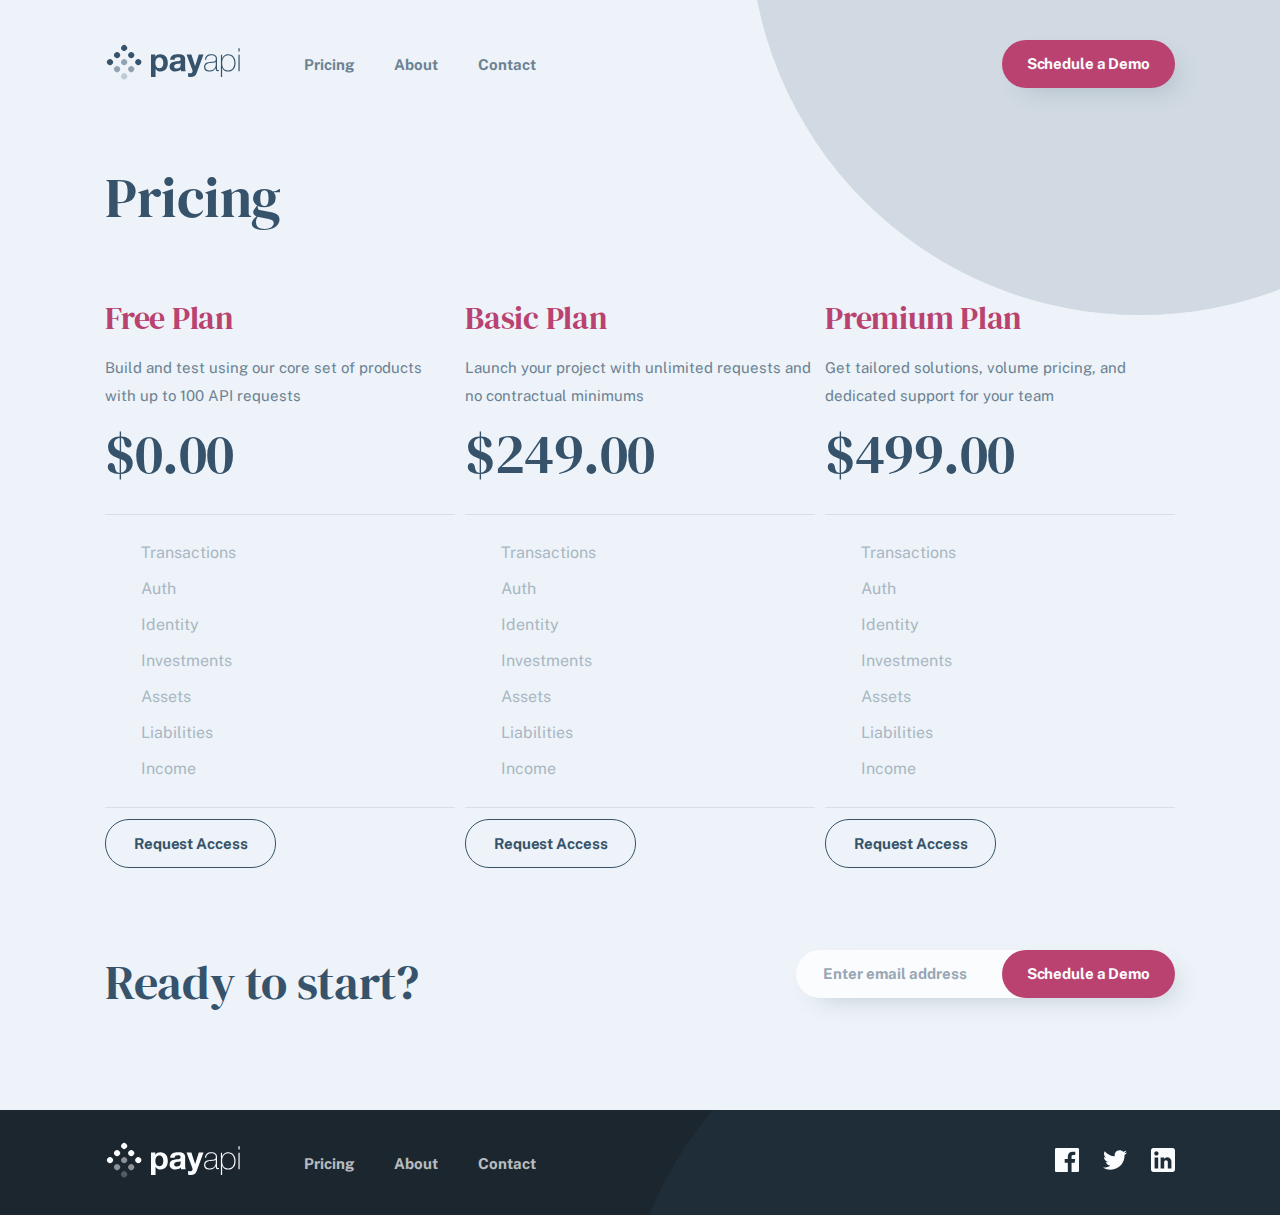
<file: Pricing.html>
<!DOCTYPE html>
<html lang="en">
<head>
  <meta charset="UTF-8">
  <meta http-equiv="X-UA-Compatible" content="IE=edge">
  <meta name="viewport" content="width=device-width, initial-scale=1.0">
  <title>Pricing</title>
  <link rel="stylesheet" href="./css/main.css">
  <link rel="stylesheet" href="./css/pricing.css">
</head>
<body>
  <div class="site-header-top-pricing">
    <!-- SITE HEADER START -->
    <header class="site-header">
      <div class="container">
        <div class="site-header-wrapper">
          <div class="site-header-start">
            <a class="site-header-logo" href="./index.html">
              <svg width="135" height="38" viewBox="0 0 135 38" fill="none" xmlns="http://www.w3.org/2000/svg">
                <g id="Group 21">
                  <path id="payapi" fill-rule="evenodd" clip-rule="evenodd" d="M134.657 8.59019V5.29419H133.441V8.59019H134.657ZM50.544 33.9342V26.0942H50.608C51.1627 26.9049 51.872 27.5182 52.736 27.9342C53.6 28.3502 54.544 28.5582 55.568 28.5582C56.784 28.5582 57.8453 28.3235 58.752 27.8542C59.6587 27.3849 60.416 26.7555 61.024 25.9662C61.632 25.1769 62.0853 24.2702 62.384 23.2462C62.6827 22.2222 62.832 21.1555 62.832 20.0462C62.832 18.8729 62.6827 17.7475 62.384 16.6702C62.0853 15.5929 61.6267 14.6489 61.008 13.8382C60.3893 13.0275 59.6107 12.3769 58.672 11.8862C57.7333 11.3955 56.6133 11.1502 55.312 11.1502C54.288 11.1502 53.3493 11.3529 52.496 11.7582C51.6427 12.1635 50.9387 12.8142 50.384 13.7102H50.32V11.5982H46V33.9342H50.544ZM54.352 25.1662C53.6267 25.1662 53.008 25.0169 52.496 24.7182C51.984 24.4195 51.5733 24.0302 51.264 23.5502C50.9547 23.0702 50.7307 22.5102 50.592 21.8702C50.4533 21.2302 50.384 20.5795 50.384 19.9182C50.384 19.2355 50.448 18.5742 50.576 17.9342C50.704 17.2942 50.9227 16.7289 51.232 16.2382C51.5413 15.7475 51.9467 15.3475 52.448 15.0382C52.9493 14.7289 53.5733 14.5742 54.32 14.5742C55.0453 14.5742 55.6587 14.7289 56.16 15.0382C56.6613 15.3475 57.072 15.7529 57.392 16.2542C57.712 16.7555 57.9413 17.3262 58.08 17.9662C58.2187 18.6062 58.288 19.2569 58.288 19.9182C58.288 20.5795 58.224 21.2302 58.096 21.8702C57.968 22.5102 57.7493 23.0702 57.44 23.5502C57.1307 24.0302 56.7253 24.4195 56.224 24.7182C55.7227 25.0169 55.0987 25.1662 54.352 25.1662ZM73.2418 28.1102C72.2605 28.4089 71.2578 28.5582 70.2338 28.5582C69.4445 28.5582 68.7085 28.4622 68.0258 28.2702C67.3432 28.0782 66.7458 27.7795 66.2338 27.3742C65.7218 26.9689 65.3218 26.4569 65.0338 25.8382C64.7458 25.2195 64.6018 24.4835 64.6018 23.6302C64.6018 22.6915 64.7672 21.9182 65.0978 21.3102C65.4285 20.7022 65.8552 20.2169 66.3778 19.8542C66.9005 19.4915 67.4978 19.2195 68.1698 19.0382C68.8418 18.8569 69.5192 18.7129 70.2018 18.6062C70.8845 18.4995 71.5565 18.4142 72.2178 18.3502C72.8792 18.2862 73.4658 18.1902 73.9778 18.0622C74.4898 17.9342 74.8952 17.7475 75.1938 17.5022C75.4925 17.2569 75.6312 16.8995 75.6098 16.4302C75.6098 15.9395 75.5298 15.5502 75.3698 15.2622C75.2098 14.9742 74.9965 14.7502 74.7298 14.5902C74.4632 14.4302 74.1538 14.3235 73.8018 14.2702C73.4498 14.2169 73.0712 14.1902 72.6658 14.1902C71.7698 14.1902 71.0658 14.3822 70.5538 14.7662C70.0418 15.1502 69.7432 15.7902 69.6578 16.6862H65.1138C65.1778 15.6195 65.4445 14.7342 65.9138 14.0302C66.3832 13.3262 66.9805 12.7609 67.7058 12.3342C68.4312 11.9075 69.2472 11.6035 70.1538 11.4222C71.0605 11.2409 71.9725 11.1502 72.8898 11.1502C73.7218 11.1502 74.5645 11.2089 75.4178 11.3262C76.2712 11.4435 77.0498 11.6729 77.7538 12.0142C78.4578 12.3555 79.0338 12.8302 79.4818 13.4382C79.9298 14.0462 80.1538 14.8515 80.1538 15.8542V24.4622C80.1538 25.2089 80.1965 25.9235 80.2818 26.6062C80.3672 27.2889 80.5165 27.8009 80.7298 28.1422H76.1218C76.0365 27.8862 75.9672 27.6249 75.9138 27.3582C75.8605 27.0915 75.8232 26.8195 75.8018 26.5422C75.0765 27.2889 74.2232 27.8115 73.2418 28.1102ZM71.9298 25.5502C71.5672 25.5502 71.2152 25.5182 70.8738 25.4542C70.5325 25.3902 70.2338 25.2782 69.9778 25.1182C69.7218 24.9582 69.5192 24.7395 69.3698 24.4622C69.2205 24.1849 69.1458 23.8435 69.1458 23.4382C69.1458 23.0115 69.2205 22.6595 69.3698 22.3822C69.5192 22.1049 69.7165 21.8755 69.9618 21.6942C70.2072 21.5129 70.4952 21.3689 70.8258 21.2622C71.1565 21.1555 71.4925 21.0702 71.8338 21.0062C72.1965 20.9422 72.5592 20.8889 72.9218 20.8462C73.2845 20.8035 73.6312 20.7502 73.9618 20.6862C74.2925 20.6222 74.6018 20.5422 74.8898 20.4462C75.1778 20.3502 75.4178 20.2169 75.6098 20.0462V21.7422C75.6098 21.9982 75.5832 22.3395 75.5298 22.7662C75.4765 23.1929 75.3325 23.6142 75.0978 24.0302C74.8632 24.4462 74.5005 24.8035 74.0098 25.1022C73.5192 25.4009 72.8258 25.5502 71.9298 25.5502ZM89.5397 33.0702C88.665 33.6462 87.449 33.9342 85.8917 33.9342C85.4224 33.9342 84.9584 33.9182 84.4997 33.8862C84.041 33.8542 83.577 33.8169 83.1077 33.7742V30.0302C83.5344 30.0729 83.9717 30.1155 84.4197 30.1582C84.8677 30.2009 85.3157 30.2115 85.7637 30.1902C86.361 30.1262 86.8037 29.8915 87.0917 29.4862C87.3797 29.0809 87.5237 28.6329 87.5237 28.1422C87.5237 27.7795 87.4597 27.4382 87.3317 27.1182L81.5397 11.5982H86.3717L90.1157 22.9262H90.1797L93.7957 11.5982H98.4997L91.5877 30.1902C91.097 31.5342 90.4144 32.4942 89.5397 33.0702ZM104.59 28.5262C105.379 28.5262 106.104 28.4302 106.766 28.2382C107.427 28.0462 108.019 27.7795 108.542 27.4382C109.064 27.0969 109.507 26.7075 109.87 26.2702C110.232 25.8329 110.51 25.3689 110.702 24.8782H110.766V25.7422C110.766 26.0835 110.792 26.3982 110.846 26.6862C110.899 26.9742 111 27.2249 111.15 27.4382C111.299 27.6515 111.518 27.8222 111.806 27.9502C112.094 28.0782 112.483 28.1422 112.974 28.1422C113.315 28.1422 113.646 28.0995 113.966 28.0142V26.9902C113.582 27.0542 113.283 27.0862 113.07 27.0862C112.792 27.0862 112.579 27.0275 112.43 26.9102C112.28 26.7929 112.174 26.6382 112.11 26.4462C112.046 26.2542 112.008 26.0409 111.998 25.8062C111.987 25.5715 111.982 25.3369 111.982 25.1022V15.5342C111.982 14.2755 111.528 13.2569 110.622 12.4782C109.715 11.6995 108.27 11.3102 106.286 11.3102C104.302 11.3102 102.771 11.7635 101.694 12.6702C100.616 13.5769 100.035 14.9369 99.9495 16.7502H101.166C101.251 15.2782 101.747 14.1795 102.654 13.4542C103.56 12.7289 104.75 12.3662 106.222 12.3662C107.054 12.3662 107.758 12.4515 108.334 12.6222C108.91 12.7929 109.379 13.0275 109.742 13.3262C110.104 13.6249 110.371 13.9662 110.542 14.3502C110.712 14.7342 110.798 15.1502 110.798 15.5982C110.798 16.1742 110.766 16.6542 110.702 17.0382C110.638 17.4222 110.478 17.7369 110.222 17.9822C109.966 18.2275 109.587 18.4195 109.086 18.5582C108.584 18.6969 107.896 18.7982 107.022 18.8622L105.134 19.0222C104.472 19.0862 103.784 19.1929 103.07 19.3422C102.355 19.4915 101.704 19.7422 101.118 20.0942C100.531 20.4462 100.046 20.9262 99.6615 21.5342C99.2775 22.1422 99.0855 22.9262 99.0855 23.8862C99.0855 25.4649 99.5655 26.6329 100.526 27.3902C101.486 28.1475 102.84 28.5262 104.59 28.5262ZM101.454 26.5902C102.222 27.1769 103.278 27.4702 104.622 27.4702C106.008 27.4702 107.107 27.2195 107.918 26.7182C108.728 26.2169 109.347 25.6409 109.774 24.9902C110.2 24.3395 110.472 23.7102 110.59 23.1022C110.707 22.4942 110.766 22.0835 110.766 21.8702V18.7982C110.467 19.1609 110.014 19.4062 109.406 19.5342C108.798 19.6622 108.12 19.7582 107.374 19.8222L105.326 20.0142C104.728 20.0782 104.131 20.1689 103.534 20.2862C102.936 20.4035 102.398 20.6009 101.918 20.8782C101.438 21.1555 101.048 21.5342 100.75 22.0142C100.451 22.4942 100.302 23.1182 100.302 23.8862C100.302 25.1022 100.686 26.0035 101.454 26.5902ZM117.111 34.0302V24.7182H117.175C117.666 26.0622 118.445 27.0329 119.511 27.6302C120.578 28.2275 121.794 28.5262 123.159 28.5262C124.418 28.5262 125.511 28.3129 126.439 27.8862C127.367 27.4595 128.135 26.8675 128.743 26.1102C129.351 25.3529 129.805 24.4515 130.103 23.4062C130.402 22.3609 130.551 21.2089 130.551 19.9502C130.551 18.7982 130.402 17.6995 130.103 16.6542C129.805 15.6089 129.351 14.6915 128.743 13.9022C128.135 13.1129 127.367 12.4835 126.439 12.0142C125.511 11.5449 124.418 11.3102 123.159 11.3102C122.263 11.3102 121.469 11.4489 120.775 11.7262C120.082 12.0035 119.49 12.3502 118.999 12.7662C118.509 13.1822 118.114 13.6355 117.815 14.1262C117.517 14.6169 117.303 15.0649 117.175 15.4702H117.111V11.6942H115.895V34.0302H117.111ZM120.263 26.8462C121.042 27.2622 122.007 27.4702 123.159 27.4702C124.226 27.4702 125.149 27.2675 125.927 26.8622C126.706 26.4569 127.346 25.9129 127.847 25.2302C128.349 24.5475 128.722 23.7529 128.967 22.8462C129.213 21.9395 129.335 20.9742 129.335 19.9502C129.335 19.0115 129.218 18.0889 128.983 17.1822C128.749 16.2755 128.386 15.4649 127.895 14.7502C127.405 14.0355 126.77 13.4595 125.991 13.0222C125.213 12.5849 124.269 12.3662 123.159 12.3662C122.071 12.3662 121.143 12.5795 120.375 13.0062C119.607 13.4329 118.983 13.9982 118.503 14.7022C118.023 15.4062 117.677 16.2115 117.463 17.1182C117.25 18.0249 117.143 18.9689 117.143 19.9502C117.143 20.9315 117.239 21.8755 117.431 22.7822C117.623 23.6889 117.949 24.4889 118.407 25.1822C118.866 25.8755 119.485 26.4302 120.263 26.8462ZM133.441 11.6942H134.657V28.1422H133.441V11.6942Z" fill="#36536B"/>
                  <g id="Group 3">
                    <circle id="Oval" cx="19.1421" cy="4.99996" r="3" transform="rotate(45 19.1421 4.99996)" fill="#36536B"/>
                    <circle id="Oval Copy 6" cx="26.2133" cy="12.071" r="3" transform="rotate(45 26.2133 12.071)" fill="#36536B"/>
                    <circle id="Oval Copy 7" cx="33.2843" cy="19.1422" r="3" transform="rotate(45 33.2843 19.1422)" fill="#36536B"/>
                    <circle id="Oval Copy 10" cx="12.071" cy="12.071" r="3" transform="rotate(45 12.071 12.071)" fill="#36536B"/>
                    <circle id="Oval Copy 9" opacity="0.5" cx="19.1421" cy="19.1422" r="3" transform="rotate(45 19.1421 19.1422)" fill="#36536B"/>
                    <circle id="Oval Copy 8" opacity="0.5" cx="26.2133" cy="26.2132" r="3" transform="rotate(45 26.2133 26.2132)" fill="#36536B"/>
                    <circle id="Oval Copy 13" cx="5" cy="19.1422" r="3" transform="rotate(45 5 19.1422)" fill="#36536B"/>
                    <circle id="Oval Copy 12" opacity="0.5" cx="12.071" cy="26.2132" r="3" transform="rotate(45 12.071 26.2132)" fill="#36536B"/>
                    <circle id="Oval Copy 11" opacity="0.25" cx="19.1421" cy="33.2843" r="3" transform="rotate(45 19.1421 33.2843)" fill="#36536B"/>
                  </g>
                </g>
              </svg>
              
            </a>
            <nav class="site-nav">
              <ul class="site-nav-list">
                <li class="site-nav-item">
                  <a class="site-nav-link" href="./Pricing.html">Pricing</a>
                </li>
                <li class="site-nav-item">
                  <a class="site-nav-link" href="./about.html">About</a>
                </li>
                <li class="site-nav-item">
                  <a class="site-nav-link" href="#">Contact</a>
                </li>
              </ul>
            </nav>
          </div>
          <a class="site-header-btn" href="#">Schedule a Demo</a>
          <button class="site-header__burger" type="button">
            <img class="site-header-burger-img" src="./images/burger-menu-img.svg" 
            alt="burger-menu-icon" width="28" height="17">
          </button>
        </div>
      </div>
      
      <div class="menu-burger">
        <button class="close-button" type="button">
          <img class="close-button-img" src="./images/close-icon.svg" 
          alt="close icon" width="22" height="23">
        </button>
        <nav class="site-nav-mobi">
          <ul class="site-nav-list-mobi">
            <li class="site-nav-item-mobi">
              <a class="site-nav-link-mobi" href="./Pricing.html">Pricing</a>
            </li>
            <li class="site-nav-item-mobi">
              <a class="site-nav-link-mobi" href="./about.html">About</a>
            </li>
            <li class="site-nav-item-mobi">
              <a class="site-nav-link-mobi" href="#">Contact</a>
            </li>
          </ul>
        </nav>
        <a class="site-header-mobi-btn" href="#">Schedule a Demo</a>
      </div>
      <div class="menu-burger-line"></div>
    </header>
    <!-- SITE HEADER END -->
    
    <!-- PRICING HERO SECTION START -->
    <section class="pricing-hero-section">
      <div class="container">
        <h2 class="pricing-hero-section-title">Pricing</h2>
        <ul class="pricing-hero-section-list">
          <li class="pricing-hero-section-item">
            <h3 class="pricing-hero-section-item-title">Free Plan</h3>
            <p class="pricing-hero-section-item-subtitle">Build and test using our core set of products with up to 100 API requests</p>
            <p class="pricing-hero-section-doller">$0.00</p>
            <form class="input-form" action="https://echo.htmlacademy.ru" method="POST">
              <label class="radio-label">
                <input class="radio-input" type="checkbox" 
                name="sport" value="Stol tennisi"
                required>
                <span class="radio-custom"></span>
                <span class="radio-text">Transactions</span>
              </label>
              
              <label class="radio-label">
                <input class="radio-input" type="checkbox" 
                name="sport2" value="Stol tennisi"
                required>
                <span class="radio-custom"></span>
                <span class="radio-text">Auth</span>
              </label>
              
              <label class="radio-label">
                <input class="radio-input" type="checkbox" 
                name="sport2" value="Stol tennisi"
                required>
                <span class="radio-custom"></span>
                <span class="radio-text">Identity</span>
              </label>
              
              <label class="radio-label">
                <input class="radio-input" type="checkbox" 
                name="sport2" value="Stol tennisi"
                required>
                <span class="radio-custom"></span>
                <span class="radio-text">Investments</span>
              </label>
              
              <label class="radio-label">
                <input class="radio-input" type="checkbox" 
                name="sport2" value="Stol tennisi"
                required>
                <span class="radio-custom"></span>
                <span class="radio-text">Assets</span>
              </label>
              
              <label class="radio-label">
                <input class="radio-input" type="checkbox" 
                name="sport2" value="Stol tennisi"
                required>
                <span class="radio-custom"></span>
                <span class="radio-text">Liabilities</span>
              </label>
              
              <label class="radio-label">
                <input class="radio-input" type="checkbox" 
                name="sport2" value="Stol tennisi"
                required>
                <span class="radio-custom"></span>
                <span class="radio-text">Income</span>
              </label>
            </form>
            <a class="pricing-hero-section-btn" href="#">Request Access</a>
          </li>
          <li class="pricing-hero-section-item">
            <h3 class="pricing-hero-section-item-title">Basic Plan</h3>
            <p class="pricing-hero-section-item-subtitle">Launch your project with unlimited requests and no contractual minimums</p>
            <p class="pricing-hero-section-doller">$249.00</p>
            <form class="input-form" action="https://echo.htmlacademy.ru" method="POST">
              <label class="radio-label">
                <input class="radio-input" type="checkbox" 
                name="sport" value="Stol tennisi"
                required>
                <span class="radio-custom"></span>
                <span class="radio-text">Transactions</span>
              </label>
              
              <label class="radio-label">
                <input class="radio-input" type="checkbox" 
                name="sport2" value="Stol tennisi"
                required>
                <span class="radio-custom"></span>
                <span class="radio-text">Auth</span>
              </label>
              
              <label class="radio-label">
                <input class="radio-input" type="checkbox" 
                name="sport2" value="Stol tennisi"
                required>
                <span class="radio-custom"></span>
                <span class="radio-text">Identity</span>
              </label>
              
              <label class="radio-label">
                <input class="radio-input" type="checkbox" 
                name="sport2" value="Stol tennisi"
                required>
                <span class="radio-custom"></span>
                <span class="radio-text">Investments</span>
              </label>
              
              <label class="radio-label">
                <input class="radio-input" type="checkbox" 
                name="sport2" value="Stol tennisi"
                required>
                <span class="radio-custom"></span>
                <span class="radio-text">Assets</span>
              </label>
              
              <label class="radio-label">
                <input class="radio-input" type="checkbox" 
                name="sport2" value="Stol tennisi"
                required>
                <span class="radio-custom"></span>
                <span class="radio-text">Liabilities</span>
              </label>
              
              <label class="radio-label">
                <input class="radio-input" type="checkbox" 
                name="sport2" value="Stol tennisi"
                required>
                <span class="radio-custom"></span>
                <span class="radio-text">Income</span>
              </label>
            </form>
            <a class="pricing-hero-section-btn" href="#">Request Access</a>
          </li>
          <li class="pricing-hero-section-item">
            <h3 class="pricing-hero-section-item-title">Premium Plan</h3>
            <p class="pricing-hero-section-item-subtitle">Get tailored solutions, volume pricing, and dedicated support for your team</p>
            <p class="pricing-hero-section-doller">$499.00</p>
            <form class="input-form" action="https://echo.htmlacademy.ru" method="POST">
              <label class="radio-label">
                <input class="radio-input" type="checkbox" 
                name="sport" value="Stol tennisi"
                required>
                <span class="radio-custom"></span>
                <span class="radio-text">Transactions</span>
              </label>
              
              <label class="radio-label">
                <input class="radio-input" type="checkbox" 
                name="sport2" value="Stol tennisi"
                required>
                <span class="radio-custom"></span>
                <span class="radio-text">Auth</span>
              </label>
              
              <label class="radio-label">
                <input class="radio-input" type="checkbox" 
                name="sport2" value="Stol tennisi"
                required>
                <span class="radio-custom"></span>
                <span class="radio-text">Identity</span>
              </label>
              
              <label class="radio-label">
                <input class="radio-input" type="checkbox" 
                name="sport2" value="Stol tennisi"
                required>
                <span class="radio-custom"></span>
                <span class="radio-text">Investments</span>
              </label>
              
              <label class="radio-label">
                <input class="radio-input" type="checkbox" 
                name="sport2" value="Stol tennisi"
                required>
                <span class="radio-custom"></span>
                <span class="radio-text">Assets</span>
              </label>
              
              <label class="radio-label">
                <input class="radio-input" type="checkbox" 
                name="sport2" value="Stol tennisi"
                required>
                <span class="radio-custom"></span>
                <span class="radio-text">Liabilities</span>
              </label>
              
              <label class="radio-label">
                <input class="radio-input" type="checkbox" 
                name="sport2" value="Stol tennisi"
                required>
                <span class="radio-custom"></span>
                <span class="radio-text">Income</span>
              </label>
            </form>
            <a class="pricing-hero-section-btn" href="#">Request Access</a>
          </li>
        </ul>
      </div>
    </section>
    <!-- PRICING HERO SECTION END -->
  </div>
  
  <!-- SITE MAIN START -->
  <main class="site-main">
    <!-- READY SECTION START -->
    <section class="ready-section">
      <div class="container">
        <div class="ready-section-wrapper">
          <h2 class="ready-section-title">Ready to start?</h2>
          <form action="get" method="https://echo.htmlacademy.ru/">
            <label class="input-label" for="email" >
              <input class="input-email" type="email" name="email" id="email" aria-label="emailingizni kiriting" placeholder="Enter email address" required>
              <button class="hero-section-btn" type="submit">Schedule a Demo</button>
            </label>
          </form>
        </div>
      </div>
    </section>
    <!-- READY SECTION END -->
  </main>
  <!-- SITE MAIN END -->
  
  <!-- SITE FOOTER START -->
  <footer class="site-footer">
    <div class="container">
      <div class="site-footer-wrapper">
        <div class="site-footer-start">
          <a class="site-footer-logo" href="./index.html">
            <svg width="135" height="38" viewBox="0 0 135 38" fill="none" xmlns="http://www.w3.org/2000/svg">
              <path fill-rule="evenodd" clip-rule="evenodd" d="M134.657 8.59019V5.29419H133.441V8.59019H134.657ZM50.544 33.9342V26.0942H50.608C51.1627 26.9049 51.872 27.5182 52.736 27.9342C53.6 28.3502 54.544 28.5582 55.568 28.5582C56.784 28.5582 57.8453 28.3235 58.752 27.8542C59.6587 27.3849 60.416 26.7555 61.024 25.9662C61.632 25.1769 62.0853 24.2702 62.384 23.2462C62.6827 22.2222 62.832 21.1555 62.832 20.0462C62.832 18.8729 62.6827 17.7475 62.384 16.6702C62.0853 15.5929 61.6267 14.6489 61.008 13.8382C60.3893 13.0275 59.6107 12.3769 58.672 11.8862C57.7333 11.3955 56.6133 11.1502 55.312 11.1502C54.288 11.1502 53.3493 11.3529 52.496 11.7582C51.6427 12.1635 50.9387 12.8142 50.384 13.7102H50.32V11.5982H46V33.9342H50.544ZM54.352 25.1662C53.6267 25.1662 53.008 25.0169 52.496 24.7182C51.984 24.4195 51.5733 24.0302 51.264 23.5502C50.9547 23.0702 50.7307 22.5102 50.592 21.8702C50.4533 21.2302 50.384 20.5795 50.384 19.9182C50.384 19.2355 50.448 18.5742 50.576 17.9342C50.704 17.2942 50.9227 16.7289 51.232 16.2382C51.5413 15.7475 51.9467 15.3475 52.448 15.0382C52.9493 14.7289 53.5733 14.5742 54.32 14.5742C55.0453 14.5742 55.6587 14.7289 56.16 15.0382C56.6613 15.3475 57.072 15.7529 57.392 16.2542C57.712 16.7555 57.9413 17.3262 58.08 17.9662C58.2187 18.6062 58.288 19.2569 58.288 19.9182C58.288 20.5795 58.224 21.2302 58.096 21.8702C57.968 22.5102 57.7493 23.0702 57.44 23.5502C57.1307 24.0302 56.7253 24.4195 56.224 24.7182C55.7227 25.0169 55.0987 25.1662 54.352 25.1662ZM73.2418 28.1102C72.2605 28.4089 71.2578 28.5582 70.2338 28.5582C69.4445 28.5582 68.7085 28.4622 68.0258 28.2702C67.3432 28.0782 66.7458 27.7795 66.2338 27.3742C65.7218 26.9689 65.3218 26.4569 65.0338 25.8382C64.7458 25.2195 64.6018 24.4835 64.6018 23.6302C64.6018 22.6915 64.7672 21.9182 65.0978 21.3102C65.4285 20.7022 65.8552 20.2169 66.3778 19.8542C66.9005 19.4915 67.4978 19.2195 68.1698 19.0382C68.8418 18.8569 69.5192 18.7129 70.2018 18.6062C70.8845 18.4995 71.5565 18.4142 72.2178 18.3502C72.8792 18.2862 73.4658 18.1902 73.9778 18.0622C74.4898 17.9342 74.8952 17.7475 75.1938 17.5022C75.4925 17.2569 75.6312 16.8995 75.6098 16.4302C75.6098 15.9395 75.5298 15.5502 75.3698 15.2622C75.2098 14.9742 74.9965 14.7502 74.7298 14.5902C74.4632 14.4302 74.1538 14.3235 73.8018 14.2702C73.4498 14.2169 73.0712 14.1902 72.6658 14.1902C71.7698 14.1902 71.0658 14.3822 70.5538 14.7662C70.0418 15.1502 69.7432 15.7902 69.6578 16.6862H65.1138C65.1778 15.6195 65.4445 14.7342 65.9138 14.0302C66.3832 13.3262 66.9805 12.7609 67.7058 12.3342C68.4312 11.9075 69.2472 11.6035 70.1538 11.4222C71.0605 11.2409 71.9725 11.1502 72.8898 11.1502C73.7218 11.1502 74.5645 11.2089 75.4178 11.3262C76.2712 11.4435 77.0498 11.6729 77.7538 12.0142C78.4578 12.3555 79.0338 12.8302 79.4818 13.4382C79.9298 14.0462 80.1538 14.8515 80.1538 15.8542V24.4622C80.1538 25.2089 80.1965 25.9235 80.2818 26.6062C80.3672 27.2889 80.5165 27.8009 80.7298 28.1422H76.1218C76.0365 27.8862 75.9672 27.6249 75.9138 27.3582C75.8605 27.0915 75.8232 26.8195 75.8018 26.5422C75.0765 27.2889 74.2232 27.8115 73.2418 28.1102ZM71.9298 25.5502C71.5672 25.5502 71.2152 25.5182 70.8738 25.4542C70.5325 25.3902 70.2338 25.2782 69.9778 25.1182C69.7218 24.9582 69.5192 24.7395 69.3698 24.4622C69.2205 24.1849 69.1458 23.8435 69.1458 23.4382C69.1458 23.0115 69.2205 22.6595 69.3698 22.3822C69.5192 22.1049 69.7165 21.8755 69.9618 21.6942C70.2072 21.5129 70.4952 21.3689 70.8258 21.2622C71.1565 21.1555 71.4925 21.0702 71.8338 21.0062C72.1965 20.9422 72.5592 20.8889 72.9218 20.8462C73.2845 20.8035 73.6312 20.7502 73.9618 20.6862C74.2925 20.6222 74.6018 20.5422 74.8898 20.4462C75.1778 20.3502 75.4178 20.2169 75.6098 20.0462V21.7422C75.6098 21.9982 75.5832 22.3395 75.5298 22.7662C75.4765 23.1929 75.3325 23.6142 75.0978 24.0302C74.8632 24.4462 74.5005 24.8035 74.0098 25.1022C73.5192 25.4009 72.8258 25.5502 71.9298 25.5502ZM89.5397 33.0702C88.665 33.6462 87.449 33.9342 85.8917 33.9342C85.4224 33.9342 84.9584 33.9182 84.4997 33.8862C84.041 33.8542 83.577 33.8169 83.1077 33.7742V30.0302C83.5344 30.0729 83.9717 30.1155 84.4197 30.1582C84.8677 30.2009 85.3157 30.2115 85.7637 30.1902C86.361 30.1262 86.8037 29.8915 87.0917 29.4862C87.3797 29.0809 87.5237 28.6329 87.5237 28.1422C87.5237 27.7795 87.4597 27.4382 87.3317 27.1182L81.5397 11.5982H86.3717L90.1157 22.9262H90.1797L93.7957 11.5982H98.4997L91.5877 30.1902C91.097 31.5342 90.4144 32.4942 89.5397 33.0702ZM104.59 28.5262C105.379 28.5262 106.104 28.4302 106.766 28.2382C107.427 28.0462 108.019 27.7795 108.542 27.4382C109.064 27.0969 109.507 26.7075 109.87 26.2702C110.232 25.8329 110.51 25.3689 110.702 24.8782H110.766V25.7422C110.766 26.0835 110.792 26.3982 110.846 26.6862C110.899 26.9742 111 27.2249 111.15 27.4382C111.299 27.6515 111.518 27.8222 111.806 27.9502C112.094 28.0782 112.483 28.1422 112.974 28.1422C113.315 28.1422 113.646 28.0995 113.966 28.0142V26.9902C113.582 27.0542 113.283 27.0862 113.07 27.0862C112.792 27.0862 112.579 27.0275 112.43 26.9102C112.28 26.7929 112.174 26.6382 112.11 26.4462C112.046 26.2542 112.008 26.0409 111.998 25.8062C111.987 25.5715 111.982 25.3369 111.982 25.1022V15.5342C111.982 14.2755 111.528 13.2569 110.622 12.4782C109.715 11.6995 108.27 11.3102 106.286 11.3102C104.302 11.3102 102.771 11.7635 101.694 12.6702C100.616 13.5769 100.035 14.9369 99.9495 16.7502H101.166C101.251 15.2782 101.747 14.1795 102.654 13.4542C103.56 12.7289 104.75 12.3662 106.222 12.3662C107.054 12.3662 107.758 12.4515 108.334 12.6222C108.91 12.7929 109.379 13.0275 109.742 13.3262C110.104 13.6249 110.371 13.9662 110.542 14.3502C110.712 14.7342 110.798 15.1502 110.798 15.5982C110.798 16.1742 110.766 16.6542 110.702 17.0382C110.638 17.4222 110.478 17.7369 110.222 17.9822C109.966 18.2275 109.587 18.4195 109.086 18.5582C108.584 18.6969 107.896 18.7982 107.022 18.8622L105.134 19.0222C104.472 19.0862 103.784 19.1929 103.07 19.3422C102.355 19.4915 101.704 19.7422 101.118 20.0942C100.531 20.4462 100.046 20.9262 99.6615 21.5342C99.2775 22.1422 99.0855 22.9262 99.0855 23.8862C99.0855 25.4649 99.5655 26.6329 100.526 27.3902C101.486 28.1475 102.84 28.5262 104.59 28.5262ZM101.454 26.5902C102.222 27.1769 103.278 27.4702 104.622 27.4702C106.008 27.4702 107.107 27.2195 107.918 26.7182C108.728 26.2169 109.347 25.6409 109.774 24.9902C110.2 24.3395 110.472 23.7102 110.59 23.1022C110.707 22.4942 110.766 22.0835 110.766 21.8702V18.7982C110.467 19.1609 110.014 19.4062 109.406 19.5342C108.798 19.6622 108.12 19.7582 107.374 19.8222L105.326 20.0142C104.728 20.0782 104.131 20.1689 103.534 20.2862C102.936 20.4035 102.398 20.6009 101.918 20.8782C101.438 21.1555 101.048 21.5342 100.75 22.0142C100.451 22.4942 100.302 23.1182 100.302 23.8862C100.302 25.1022 100.686 26.0035 101.454 26.5902ZM117.111 34.0302V24.7182H117.175C117.666 26.0622 118.445 27.0329 119.511 27.6302C120.578 28.2275 121.794 28.5262 123.159 28.5262C124.418 28.5262 125.511 28.3129 126.439 27.8862C127.367 27.4595 128.135 26.8675 128.743 26.1102C129.351 25.3529 129.805 24.4515 130.103 23.4062C130.402 22.3609 130.551 21.2089 130.551 19.9502C130.551 18.7982 130.402 17.6995 130.103 16.6542C129.805 15.6089 129.351 14.6915 128.743 13.9022C128.135 13.1129 127.367 12.4835 126.439 12.0142C125.511 11.5449 124.418 11.3102 123.159 11.3102C122.263 11.3102 121.469 11.4489 120.775 11.7262C120.082 12.0035 119.49 12.3502 118.999 12.7662C118.509 13.1822 118.114 13.6355 117.815 14.1262C117.517 14.6169 117.303 15.0649 117.175 15.4702H117.111V11.6942H115.895V34.0302H117.111ZM120.263 26.8462C121.042 27.2622 122.007 27.4702 123.159 27.4702C124.226 27.4702 125.149 27.2675 125.927 26.8622C126.706 26.4569 127.346 25.9129 127.847 25.2302C128.349 24.5475 128.722 23.7529 128.967 22.8462C129.213 21.9395 129.335 20.9742 129.335 19.9502C129.335 19.0115 129.218 18.0889 128.983 17.1822C128.749 16.2755 128.386 15.4649 127.895 14.7502C127.405 14.0355 126.77 13.4595 125.991 13.0222C125.213 12.5849 124.269 12.3662 123.159 12.3662C122.071 12.3662 121.143 12.5795 120.375 13.0062C119.607 13.4329 118.983 13.9982 118.503 14.7022C118.023 15.4062 117.677 16.2115 117.463 17.1182C117.25 18.0249 117.143 18.9689 117.143 19.9502C117.143 20.9315 117.239 21.8755 117.431 22.7822C117.623 23.6889 117.949 24.4889 118.407 25.1822C118.866 25.8755 119.485 26.4302 120.263 26.8462ZM133.441 11.6942H134.657V28.1422H133.441V11.6942Z" fill="#FBFCFE"/>
              <circle cx="19.1421" cy="4.99996" r="3" transform="rotate(45 19.1421 4.99996)" fill="#FBFCFE"/>
              <circle cx="26.2133" cy="12.071" r="3" transform="rotate(45 26.2133 12.071)" fill="#FBFCFE"/>
              <circle cx="33.2843" cy="19.1422" r="3" transform="rotate(45 33.2843 19.1422)" fill="#FBFCFE"/>
              <circle cx="12.071" cy="12.071" r="3" transform="rotate(45 12.071 12.071)" fill="#FBFCFE"/>
              <circle opacity="0.5" cx="19.1421" cy="19.1422" r="3" transform="rotate(45 19.1421 19.1422)" fill="#FBFCFE"/>
              <circle opacity="0.5" cx="26.2133" cy="26.2132" r="3" transform="rotate(45 26.2133 26.2132)" fill="#FBFCFE"/>
              <circle cx="5" cy="19.1422" r="3" transform="rotate(45 5 19.1422)" fill="#FBFCFE"/>
              <circle opacity="0.5" cx="12.071" cy="26.2132" r="3" transform="rotate(45 12.071 26.2132)" fill="#FBFCFE"/>
              <circle opacity="0.25" cx="19.1421" cy="33.2843" r="3" transform="rotate(45 19.1421 33.2843)" fill="#FBFCFE"/>
            </svg>
            
          </a>
          <ul class="site-footer-list">
            <li class="site-footer-item">
              <a href="./Pricing.html" class="site-footer-item-link">Pricing</a>
            </li>
            <li class="site-footer-item">
              <a href="./about.html" class="site-footer-item-link">About</a>
            </li>
            <li class="site-footer-item">
              <a href="#" class="site-footer-item-link">Contact</a>
            </li>
          </ul>
        </div>
        
        <ul class="site-footer-social-list">
          <li class="site-footer-social-item"><a href="https://www.facebook.com/" target="blank" class="site-footer-social-link">
            <svg width="24" height="24" viewBox="0 0 24 24" fill="currentColor" xmlns="http://www.w3.org/2000/svg">
              <path id="Path" d="M22.675 0H1.325C0.593 0 0 0.593 0 1.325V22.676C0 23.407 0.593 24 1.325 24H12.82V14.706H9.692V11.084H12.82V8.413C12.82 5.313 14.713 3.625 17.479 3.625C18.804 3.625 19.942 3.724 20.274 3.768V7.008L18.356 7.009C16.852 7.009 16.561 7.724 16.561 8.772V11.085H20.148L19.681 14.707H16.561V24H22.677C23.407 24 24 23.407 24 22.675V1.325C24 0.593 23.407 0 22.675 0Z" fill="currentColor"/>
            </svg>                      
          </a>
        </li>
        <li class="site-footer-social-item"><a href="https://twitter.com/" target="blank"  class="site-footer-social-link">
          <svg width="24" height="20" viewBox="0 0 24 20" fill="currentColor" xmlns="http://www.w3.org/2000/svg">
            <path id="Path" d="M24 2.55705C23.117 2.94905 22.168 3.21305 21.172 3.33205C22.189 2.72305 22.97 1.75805 23.337 0.608047C22.386 1.17205 21.332 1.58205 20.21 1.80305C19.313 0.846047 18.032 0.248047 16.616 0.248047C13.437 0.248047 11.101 3.21405 11.819 6.29305C7.728 6.08805 4.1 4.12805 1.671 1.14905C0.381 3.36205 1.002 6.25705 3.194 7.72305C2.388 7.69705 1.628 7.47605 0.965 7.10705C0.911 9.38805 2.546 11.522 4.914 11.997C4.221 12.185 3.462 12.229 2.69 12.081C3.316 14.037 5.134 15.46 7.29 15.5C5.22 17.123 2.612 17.848 0 17.54C2.179 18.937 4.768 19.752 7.548 19.752C16.69 19.752 21.855 12.031 21.543 5.10605C22.505 4.41105 23.34 3.54405 24 2.55705Z" fill="currentColor"/>
          </svg>                    
        </a>
      </li>
      <li class="site-footer-social-item"><a href="https://www.linkedin.com/" target="blank" class="site-footer-social-link">
        <svg width="24" height="24" viewBox="0 0 24 24" fill="currentColor" xmlns="http://www.w3.org/2000/svg">
          <path id="Shape" fill-rule="evenodd" clip-rule="evenodd" d="M2.4 0H21.6C22.92 0 24 1.08 24 2.4V21.6C24 22.92 22.92 24 21.6 24H2.4C1.08 24 0 22.92 0 21.6V2.4C0 1.08 1.08 0 2.4 0ZM3.6 20.4H7.2V9.6H3.6V20.4ZM5.4 7.56C4.2 7.56 3.24 6.6 3.24 5.4C3.24 4.2 4.2 3.24 5.4 3.24C6.6 3.24 7.56 4.2 7.56 5.4C7.56 6.6 6.6 7.56 5.4 7.56ZM16.8 20.4H20.4V13.56C20.4 11.28 18.48 9.36 16.2 9.36C15.12 9.36 13.8 10.08 13.2 11.04V9.6H9.6V20.4H13.2V14.04C13.2 13.08 14.04 12.24 15 12.24C15.96 12.24 16.8 13.08 16.8 14.04V20.4Z" fill="currentColor"/>
        </svg>                  
      </a>
    </li>
  </ul>
</div>
</div>
</footer>
<!-- SITE FOOTER END -->
<script src="./js/main.js"></script>
</body>
</html>
</file>
<file: css/main.css>
/* public-sans-regular - latin */
@font-face {
  font-family: 'Public Sans';
  font-style: normal;
  font-weight: 400;
  src: url('../fonts/public-sans-v14-latin-regular.eot'); /* IE9 Compat Modes */
  src: local(''),
  url('../fonts/public-sans-v14-latin-regular.eot?#iefix') format('embedded-opentype'), /* IE6-IE8 */
  url('../fonts/public-sans-v14-latin-regular.woff2') format('woff2'), /* Super Modern Browsers */
  url('../fonts/public-sans-v14-latin-regular.woff') format('woff'), /* Modern Browsers */
  url('../fonts/public-sans-v14-latin-regular.ttf') format('truetype'), /* Safari, Android, iOS */
  url('../fonts/public-sans-v14-latin-regular.svg#PublicSans') format('svg'); /* Legacy iOS */
}
/* public-sans-700 - latin */
@font-face {
  font-family: 'Public Sans';
  font-style: normal;
  font-weight: 700;
  src: url('../fonts/public-sans-v14-latin-700.eot'); /* IE9 Compat Modes */
  src: local(''),
  url('../fonts/public-sans-v14-latin-700.eot?#iefix') format('embedded-opentype'), /* IE6-IE8 */
  url('../fonts/public-sans-v14-latin-700.woff2') format('woff2'), /* Super Modern Browsers */
  url('../fonts/public-sans-v14-latin-700.woff') format('woff'), /* Modern Browsers */
  url('../fonts/public-sans-v14-latin-700.ttf') format('truetype'), /* Safari, Android, iOS */
  url('../fonts/public-sans-v14-latin-700.svg#PublicSans') format('svg'); /* Legacy iOS */
}

/* dm-serif-display-regular - latin */
@font-face {
  font-family: 'DM Serif Display';
  font-style: normal;
  font-weight: 400;
  src: url('../fonts/dm-serif-display-v10-latin-regular.eot'); /* IE9 Compat Modes */
  src: local(''),
  url('../fonts/dm-serif-display-v10-latin-regular.eot?#iefix') format('embedded-opentype'), /* IE6-IE8 */
  url('../fonts/dm-serif-display-v10-latin-regular.woff2') format('woff2'), /* Super Modern Browsers */
  url('../fonts/dm-serif-display-v10-latin-regular.woff') format('woff'), /* Modern Browsers */
  url('../fonts/dm-serif-display-v10-latin-regular.ttf') format('truetype'), /* Safari, Android, iOS */
  url('../fonts/dm-serif-display-v10-latin-regular.svg#DMSerifDisplay') format('svg'); /* Legacy iOS */
}
:root {
  --main-bg-color: #EDF3F8;
  --main-text-color: #36536B;
  --main-subtitle-color: #FBFCFE;
  --btn-color: #BA4270;
  --section-bg-color: #1B262F;
}

/* GENERAL */
html {
  box-sizing: border-box;
  height: 100%;
  scroll-behavior: smooth;
}

*,
*::before,
*::after {
  box-sizing: inherit;
}

body {
  display: flex;
  flex-direction: column;
  height: 100%;
  margin: 0;
  font-family: 'DM Serif Display';
  font-style: normal;
  font-weight: 400;
  background-color: #fff;
}

img {
  max-width: 100%;
  height: auto;
}

.visually-hidden {
  position: absolute;
  width: 1px;
  height: 1px;
  margin: -1px;
  border: 0;
  padding: 0;
  clip: rect(0 0 0 0);
  overflow: hidden;
}


/* CONTAINER */
.container {
  width: 100%;
  max-width: 1110px;
  margin-right: auto;
  margin-left: auto;
  padding-right: 20px;
  padding-left: 20px;
}

ul,ol,li{
  list-style: none;
  padding: 0;
  margin: 0;
}

a{
  text-decoration: none;
}

/* ********** SITE HEADER STYLE START ********* */
.site-header-top {
  background-image: url(../images/header-top-bg.svg);
  background-repeat: no-repeat;
  background-position: calc(50% + 450px) calc(50% - 50px);
  background-color: var(--main-bg-color);
}
.site-header {
  padding-top: 40px;
  padding-bottom: 40px;
}

.site-header-wrapper {
  display: flex;
  align-items: center;
  justify-content: space-between;
}
.site-header-start {
  display: flex;
  align-items: center;
}

.site-header-logo{
  margin-right: 64px;
}

.site-nav-list {
  display: flex;
  align-items: center;
}
.site-nav-item:not(:first-child){
  margin-left: 40px;
}
.site-nav-link {
  font-family: 'Public Sans';
  font-style: normal;
  font-weight: 700;
  font-size: 15px;
  line-height: 18px;
  color: var(--main-text-color);
  mix-blend-mode: normal;
  opacity: 0.7;
}

.site-nav-link:active{
  color: var(--main-text-color);
  opacity: 1;
}
.site-header-btn {
  padding: 15px 25px;
  font-family: 'Public Sans';
  font-style: normal;
  font-weight: 700;
  font-size: 15px;
  line-height: 18px;
  letter-spacing: -0.115385px;
  color: var(--main-subtitle-color);
  background-color: #BA4270;
  box-shadow: 10px 10px 25px -10px rgba(54, 83, 107, 0.25);
  border-radius: 24px;
}

.site-header-btn:active{
  background-color: #DA6D97;
}

.site-header__burger{
  display: none;
  border: none;
  background-color: transparent;
}

.menu-burger{
  position: absolute;
  display: none;
  top: 0;
  right: 0;
  width: 100%;
  max-width: 300px;
  transform: translateX(100%);
  height: 100vh;
  padding-top: 48px;
  padding-left: 24px;
  padding-right: 24px;
  background-color: #1B262F;
  background-image: url(../images/site-header-oval.svg);
  background-repeat: no-repeat;
  background-position: calc(50% - 0px) calc(50% - 350px);
  z-index: 99;
}

.menu-burger-active{
  transform: translateX(0px);
  display: block;
  transition: 1s;
}

.close-button{
  display: none;
  margin-left: auto;
  margin-bottom: 24px;
  border: none;
  background-color: transparent;
}

.site-nav-list-mobi{
  display: flex;
  align-items: center;
  flex-direction: column;
  margin-bottom: 32px;
}

.site-nav-item-mobi{
  margin-bottom: 32px;
}

.site-nav-link-mobi{
  font-family: 'Public Sans';
  font-style: normal;
  font-weight: 700;
  font-size: 20px;
  line-height: 24px;
  text-align: center; 
  color: var(--main-subtitle-color);
  mix-blend-mode: normal;
  opacity: 0.7;
}

.site-header-mobi-btn{
  display: inline-block;
  width: 100%;
  padding: 15px 25px;
  font-family: 'Public Sans';
  font-style: normal;
  font-weight: 700;
  font-size: 15px;
  text-align: center;
  line-height: 18px;
  letter-spacing: -0.115385px;
  color: var(--main-subtitle-color);
  background-color: #BA4270;
  box-shadow: 10px 10px 25px -10px rgba(54, 83, 107, 0.25);
  border-radius: 24px; 
}

.menu-burger-line{
  display: none;
  width: 100px;
  height: 1px;
  background-color: var(--main-subtitle-color);
}

/* ****** SITE HEADER RESPONSIVE START ***** */
@media only screen and (max-width: 652px) {
  .site-header-wrapper {
    justify-content: center;
    flex-direction: column;
  }
  
  .site-header-start {
    margin-bottom: 30px;
  }
}

@media only screen and (max-width: 550px) {
  .site-header-wrapper {
    justify-content: space-between;
    flex-direction: row;
    align-items: center;
  }
  .site-header__burger{
    display: block;
  }
  .site-nav{
    display: none;
  }
  .site-header-btn {
    display: none;
  }
  
  .close-button{
    display: block;
  }
  
  .site-header-start {
    margin-bottom: 0px;
  }
  
}
/* ****** SITE HEADER RESPONSIVE END ***** */
/* ********** SITE HEADER STYLE END ********* */

/* ************* HERO SECTION STYLE START ********** */
.hero-section {
  padding-top: 112px;
  padding-bottom: 151px;
}

.hero-section-title {
  width: 100%;
  max-width: 546px;
  margin-top: 0;
  margin-bottom: 21px;
  font-family: 'DM Serif Display';
  font-style: normal;
  font-weight: 400;
  font-size: 72px;
  line-height: 72px;
  letter-spacing: -0.553846px;
  color: var(--main-text-color);
}
.input-label {
  display: flex;
  width: 100%;
  max-width: 445px;
  margin-bottom: 16px;
  background-color: var(--main-subtitle-color);
  box-shadow: 10px 10px 25px -10px rgba(54, 83, 107, 0.25);
  border-radius: 24px;
}

.input-email{
  padding-left: 27px;
  border: none;
  outline: none;
  background-color: transparent;
}

.input-email::placeholder{
  font-family: 'Public Sans';
  font-style: normal;
  font-weight: 700;
  font-size: 15px;
  line-height: 18px;
  color: var(--main-text-color);
  mix-blend-mode: normal;
  opacity: 0.5;
}
.hero-section-btn {
  margin-left: auto;
  padding: 15px 25px;
  font-family: 'Public Sans';
  font-style: normal;
  font-weight: 700;
  font-size: 15px;
  line-height: 18px;
  letter-spacing: -0.115385px;
  color: var(--main-subtitle-color);
  background-color: var(--btn-color);
  border-radius: 24px;
  border: none;
  cursor: pointer;
}

.hero-section-btn:active{
  background-color: #DA6D97;
}
.input-label-title {
  margin-top: 0;
  margin-bottom: 0;
  margin-left: 27px;
  font-family: 'Public Sans';
  font-style: normal;
  font-weight: 400;
  font-size: 15px;
  line-height: 18px;
  color: #6C8294;
}

.input-label-bold{
  font-weight: 700;
}

@media only screen and (max-width: 768px) {
  .site-header-top {
    background-image: url(../images/site-header-bg-tablet.svg);
    background-repeat: no-repeat;
    background-position: calc(50% + 0px) calc(50% - 450px);
    background-color: var(--main-bg-color);
  }
  
  .hero-section {
    padding-top: 356px;
    padding-bottom: 99px;
  }
  
  .hero-section-box{
    display: flex;
    align-items: center;
    flex-direction: column;
  }
  
  .hero-section-title {
    width: 100%;
    max-width: 546px;
    margin-top: 0;
    margin-bottom: 21px;
    font-size: 48px;
    line-height: 56px;
    text-align: center;
    letter-spacing: -0.369231px;
  }
}

@media only screen and (max-width: 550px){
  .hero-section-title {
    width: 100%;
    max-width: 327px;
    margin-top: 0;
    margin-bottom: 21px;
    font-size: 32px;
    line-height: 36px;
    text-align: center;
    letter-spacing: -0.246154px;
    color: #36536B;
  }
  
  .input-label {
    display: flex;
    flex-direction: column;
    width: 100%;
    background-color: transparent;
    margin-bottom: 16px;
    box-shadow: 0px 0px 0px 0px rgba(54, 83, 107, 0.25);
  }
  
  
  .input-email{
    display: flex;
    width: 100%;
    padding-top: 15px;
    padding-bottom: 15px;
    margin-bottom: 16px;
    background-color: var(--main-subtitle-color);
    box-shadow: 10px 10px 25px -10px rgba(54, 83, 107, 0.25);
    border-radius: 24px;
  }
  
  .hero-section-btn {
    margin-left: none;
    width: 100%;
    padding: 15px 25px;
    font-family: 'Public Sans';
    font-style: normal;
    font-weight: 700;
    font-size: 15px;
    line-height: 18px;
    letter-spacing: -0.115385px;
    color: var(--main-subtitle-color);
    background-color: var(--btn-color);
    border-radius: 24px;
    border: none;
    cursor: pointer;
  }
}

/* ************* HERO SECTION STYLE END ********** */

/* ********* SITE MAIN START ******* */
/* ************ WORK SECTION STYLE START ******** */
.site-main {
  background-color: var(--main-bg-color);
}
.work-section {
  background-color: #1B262F;
  background-image: url(../images/work-section-bg.svg);
  background-repeat: no-repeat;
  background-position: calc(50% - 550px) calc(50% - 200px);
}

.work-section-wrapper {
  display: flex;
  align-items: center;
  justify-content: space-between;
  padding-top: 100px;
  padding-bottom: 100px;
}

.work-section-title {
  margin-top: 0;
  margin-bottom: 24px;
  font-family: 'DM Serif Display';
  font-style: normal;
  font-weight: 400;
  font-size: 48px;
  line-height: 56px;
  letter-spacing: -0.369231px;
  color: var(--main-subtitle-color);
}
.work-section-subtitle {
  width: 100%;
  max-width: 445px;
  margin-top: 0;
  margin-bottom: 32px;
  font-family: 'Public Sans';
  font-style: normal;
  font-weight: 400;
  font-size: 15px;
  line-height: 28px;
  color: var(--main-subtitle-color);
  mix-blend-mode: normal;
  opacity: 0.7;
}
.work-section-btn {
  padding: 15px 32px;
  font-family: 'Public Sans';
  font-style: normal;
  font-weight: 700;
  font-size: 15px;
  line-height: 18px;
  text-align: center;
  letter-spacing: -0.115385px;
  color: var(--main-subtitle-color);
  border: 1px solid var(--main-subtitle-color);
  border-radius: 24px;
}

.work-section-btn:active{
  background-color: #fff;
  border: 1px solid var(--main-subtitle-color);
  color: #1B262F;
}

.work-section-list {
  display: flex;
  align-items: center;
  flex-wrap: wrap;
  width: 100%;
  max-width: 536px;
}

.work-section-item:first-child{
  margin-right: 62px;
  margin-bottom: 54px;
}

.work-section-item:nth-child(2){
  margin-right: 60px;
  margin-bottom: 54px;
}

.work-section-item:nth-child(3){
  margin-bottom: 54px;
}

.work-section-item:nth-child(4){
  margin-right: 85px;
}

.work-section-item:nth-child(5){
  margin-right: 80px;
}

/* ******** WORK SECTION RESPONSIVE START ****** */
@media only screen and (max-width: 768px) {
  .work-section {
    background-color: var(--section-bg-color);
    background-image: url(../images/work-section-bg.svg);
    background-repeat: no-repeat;
    background-position: calc(50% - 0px) calc(50% - 430px);
  }
  
  .work-section-wrapper {
    justify-content: center;
    flex-direction: column;
    padding-top: 100px;
    padding-bottom: 100px;
  }
  
  .work-section-start{
    display: flex;
    align-items: center;
    flex-direction: column;
    order: 2;
  }
  
  .work-section-list {
    margin-bottom: 64px;
  }
  
  .work-section-subtitle {
    width: 100%;
    max-width: 456px;
    text-align: center;
  }
}

@media only screen and (max-width: 580px){
  .work-section-list {
    width: 277px;
    display: flex;
    align-items: center;
    justify-content: center;
    flex-wrap: wrap;
  }
  
  .work-section-item:first-child{
    width: 107px;
    height: 15px;
    margin-right: 50px;
    margin-bottom: 54px;
  }
  
  .work-section-item:nth-child(2){
    width: 120px;
    height: 26px;
    margin-right: 0px;
    margin-bottom: 54px;
  }
  
  .work-section-item:nth-child(3){
    width: 115px;
    height: 22px;
    margin-bottom: 54px;
    margin-right: 50px;
  }
  
  .work-section-item:nth-child(4){
    width: 108px;
    height: 14px;
    margin-right: 0px;
    margin-bottom: 54px;
  }
  
  .work-section-item:nth-child(5){
    width: 79px;
    height: 27px;
    margin-right: 80px;
  }
  
  .work-section-item:last-child{
    width: 113px;
    height: 22px;
  }
}

@media only screen and (max-width: 375px){
  .work-section {
    background-color: var(--section-bg-color);
    background-image: url(../images/work-section-bg.svg);
    background-repeat: no-repeat;
    background-position: calc(50% - 0px) calc(50% - 550px);
  }
  
  .work-section-wrapper {
    padding-top: 80px;
    padding-bottom: 80px;
  }
  .work-section-title {
    margin-top: 0;
    margin-bottom: 16px;
    font-size: 32px;
    line-height: 36px;
    text-align: center;
    letter-spacing: -0.246154px;
  }
  
  .work-section-subtitle {
    width: 100%;
    max-width: 330px;
    text-align: center;
    margin-bottom: 60px;
  }
  
  .work-section-list {
    margin-bottom: 56px;
  }
}
/* ******** WORK SECTION RESPONSIVE END ****** */
/* ************ WORK SECTION STYLE END ******** */

/* ********** EASY SECTION STYLE START ******** */
.easy-section {
  padding-top: 150px;
  padding-bottom: 10px;
}

.easy-section-wrapper {
  display: flex;
  align-items: center;
}

.easy-section-end {
  
}
.easy-section-title {
  margin-top: 0;
  margin-bottom: 24px;
  font-family: 'DM Serif Display';
  font-style: normal;
  font-weight: 400;
  font-size: 48px;
  line-height: 56px;
  letter-spacing: -0.369231px;
  color: var(--main-text-color);
}
.easy-section-subtitle {
  width: 100%;
  max-width: 445px;
  margin: 0;
  font-family: 'Public Sans';
  font-style: normal;
  font-weight: 400;
  font-size: 15px;
  line-height: 28px;
  color: #6C8294;
}

/* ********* EASY SECTION RESPONSIVE START ****** */
@media only screen and (max-width: 768px) {
  .easy-section {
    padding-top: 100px;
  }
  .easy-section-title{
    text-align: center;
  }
  .easy-section-wrapper {
    justify-content: center;
    flex-direction: column;
  }
  .easy-section-subtitle {
    max-width: 573px;
    text-align: center;
  }
}

@media only screen and (max-width: 375px) {
  .easy-section {
    padding-top: 80px;
  }
  
  .easy-section-title{
    font-size: 36px;
    line-height: 36px;
    letter-spacing: -0.276923px;
  }
  
  .easy-section-img {
    width: 328px;
    height: 209px;
  }
  
  .easy-section-subtitle {
    max-width: 573px;
    text-align: center;
  }
  .easy-section-subtitle {
    max-width: 328px;
    text-align: center;
  }
}
/* ********* EASY SECTION RESPONSIVE END ****** */
/* ********** EASY SECTION STYLE END ******** */

/* ********** SIMPLE SECTION STYLE START ********* */
.simple-section {
  padding-top: 332px;
  padding-bottom: 338px;
  position: relative;
  overflow: hidden;
}

.simple-section-wrapper {
  display: flex;
  align-items: center;
}
.simple-section-text {
}
.simple-section-title {
  margin-top: 0;
  margin-bottom: 24px;
  font-family: 'DM Serif Display';
  font-style: normal;
  font-weight: 400;
  font-size: 48px;
  line-height: 56px;
  letter-spacing: -0.369231px;
  color: var(--main-text-color);
}
.simple-section-subtitle {
  width: 100%;
  max-width: 445px;
  margin: 0;
  font-family: 'Public Sans';
  font-style: normal;
  font-weight: 400;
  font-size: 15px;
  line-height: 28px;
  color: #6C8294;
}
.simple-section-img {
  position: absolute;
  top: 0;
}

/* ******* SIMPLE SECTION RESPONSIVE START ****** */
@media only screen and (max-width: 768px) {
  .simple-section {
    padding-top: 100px;
    padding-bottom: 100px;
    position: static;
    overflow: hidden;
  }
  
  .simple-section-wrapper {
    justify-content: center;
    flex-direction: column;
  }
  
  .simple-section-text{
    order: 1;
  }
  
  .simple-section-title {
    text-align: center;
  }
  .simple-section-subtitle {
    width: 100%;
    max-width: 573px;
    text-align: center;
  }
  
  .simple-section-img {
    position: static;
  }
}

@media only screen and (max-width: 375px) {
  .simple-section {
    padding-top: 80px;
    padding-bottom: 80px;
    position: static;
    overflow: hidden;
  }
  
  .simple-section-title {
    font-size: 36px;
    line-height: 36px;
    text-align: center;
    letter-spacing: -0.276923px;
  }
  .simple-section-subtitle {
    width: 100%;
    max-width: 328px;
    text-align: center;
  }
}
/* ******* SIMPLE SECTION RESPONSIVE END ****** */
/* ********** SIMPLE SECTION STYLE END ********* */

/* ******** PRODUCT SECTION STYLE START ******* */
.product-section {
  padding-bottom: 96px;
}

.product-section-list {
  display: flex;
  align-items: center;
  justify-content: space-between;
}

.product-section-item::before{
  margin: auto;
  margin-bottom: 32px;
  content: "";
  display: block;
  width: 106px;
  height: 106px;
  background-repeat: no-repeat;
  background-position: center center;
  border-radius: 50%;
  background-color: var(--main-text-color);
}

.product-section-item:first-child::before{
  background-image: url(../images/doller.svg);
}

.product-section-item:nth-child(2)::before{
  background-image: url(../images/graphic.svg);
}

.product-section-item:last-child::before{
  background-image: url(../images/customer.svg);
}
.product-section-title {
  margin-top: 0;
  margin-bottom: 16px;
  font-family: 'Public Sans';
  font-style: normal;
  font-weight: 700;
  font-size: 18px;
  line-height: 25px;
  text-align: center;
  letter-spacing: -0.138462px;
  color: var(--main-text-color);
}
.product-section-subtitle {
  width: 100%;
  max-width: 350px;
  font-family: 'Public Sans';
  font-style: normal;
  font-weight: 400;
  font-size: 15px;
  line-height: 25px;
  text-align: center;
  letter-spacing: -0.115385px;
  color: #6C8294;
}

/* ***** PRODUCT SECTION RESPONSIVE START **** */
@media only screen and (max-width: 768px) {
  .product-section-list {
    display: flex;
    align-items: center;
    flex-wrap: wrap;
    justify-content: center;
  }
  
  .product-section-subtitle {
    width: 100%;
    max-width: 223px;
  } 
}

@media only screen and (max-width: 375px){
  .product-section {
    padding-bottom: 80px;
  }
  
  .product-section-item:not(:last-child){
    margin-bottom: 48px;
  }  
  
  .product-section-subtitle {
    width: 100%;
    max-width: 328px;
  } 
}
/* ***** PRODUCT SECTION RESPONSIVE END **** */
/* ******** PRODUCT SECTION STYLE END ******* */
/* ******** READY SECTION START ******* */
.ready-section {
  padding-bottom: 96px;
}

.ready-section-wrapper {
  display: flex;
  align-items: center;
  justify-content: space-between;
}
.ready-section-title {
  margin: 0;
  font-family: 'DM Serif Display';
  font-style: normal;
  font-weight: 400;
  font-size: 48px;
  line-height: 56px;
  letter-spacing: -0.369231px;
  color: var(--main-text-color);
}

/* ****** READY SECTION RESPONSIVE START ***** */
@media only screen and (max-width: 768px) {
  .ready-section-wrapper {
    display: flex;
    align-items: center;
    justify-content: center;
    flex-direction: column;
  }
  .ready-section-title {
    margin-bottom: 40px;
    text-align: center;
  }
}

@media only screen and (max-width: 375px) {
  .ready-section {
    padding-bottom: 80px;
  }
  .input-label {
    display: flex;
    flex-direction: column;
    width: 100%;
    background-color: transparent;
    margin-bottom: 16px;
    box-shadow: 0px 0px 0px 0px rgba(54, 83, 107, 0.25);
  }
  
  
  .input-email{
    display: flex;
    width: 100%;
    padding-top: 15px;
    padding-bottom: 15px;
    margin-bottom: 16px;
    background-color: var(--main-subtitle-color);
    box-shadow: 10px 10px 25px -10px rgba(54, 83, 107, 0.25);
    border-radius: 24px;
  }
  
}
/* ****** READY SECTION RESPONSIVE END ***** */
/* ******** READY SECTION END ******* */
/* ********* SITE MAIN END ******* */

/* ******* SITE FOOTER START ****** */
.site-footer {
  padding-top: 31px;
  padding-bottom: 31px;
  background-color: #1B262F;
  background-image: url(../images/work-section-bg.svg);
  background-repeat: no-repeat;
  background-position: calc(50% + 370px) calc(50% + 200px);
}

.site-footer-wrapper {
  display: flex;
  align-items: center;
  justify-content: space-between;
}
.site-footer-start {
  display: flex;
  align-items: center;
}
.site-footer-logo {
  margin-right: 64px;
}
.site-footer-list {
  display: flex;
  align-items: center;
}
.site-footer-item:not(:first-child){
  margin-left: 40px;
}
.site-footer-item-link {
  font-family: 'Public Sans';
  font-style: normal;
  font-weight: 700;
  font-size: 15px;
  line-height: 18px;
  color: var(--main-subtitle-color);
  mix-blend-mode: normal;
  opacity: 0.7;
}

.site-footer-item-link:active{
  opacity: 1;
}
.site-footer-social-list {
  display: flex;
  align-items: center;
}
.site-footer-social-item:not(:first-child){
  margin-left: 24px;
}
.site-footer-social-link {
  color: var(--main-subtitle-color);
}

.site-footer-social-link:active{
  color: var(--btn-color);
}

/* ***** SITE FOOTER RESPONSIVE START ***** */
@media only screen and (max-width: 610px){
  .site-footer-start {
    display: flex;
    align-items: flex-start;
    flex-direction: column;
  }
  
  .site-footer-logo {
    margin-right: 0px;
  }
}

@media only screen and (max-width: 500px){
  .site-footer {
    padding-top: 41px;
    padding-bottom: 55px;
    background-color: #1B262F;
    background-image: url(../images/work-section-bg.svg);
    background-repeat: no-repeat;
    background-position: calc(50% + 0px) calc(50% + 390px);
  }

  .site-footer-wrapper {
    display: flex;
    align-items: center;
    justify-content: center;
    flex-direction: column;
  }
  
  .site-footer-start {
    display: flex;
    align-items: center;
    flex-direction: column;
  }
  
  .site-footer-logo {
    margin-bottom: 40px;
  }
  
  .site-footer-item:not(:last-child){
    margin-bottom: 31px;
  }
  
  .site-footer-item:not(:first-child){
    margin-left: 0px;
  }
  
  .site-footer-list {
    flex-direction: column;
    margin-bottom: 40px;
  }
}
/* ***** SITE FOOTER RESPONSIVE END ***** */
/* ******* SITE FOOTER END ****** */
</file>
<file: css/about.css>
:root {
  --main-bg-color: #EDF3F8;
  --main-text-color: #36536B;
  --main-subtitle-color: #FBFCFE;
  --btn-color: #BA4270;
  --section-bg-color: #1B262F;
}

.site-header-about-top{
  background-image: url(../images/pricing-bg.svg);
  background-repeat: no-repeat;
}

/* ******** ABOUT HERO SECTION STYLE START ****** */
.about-hero-section {
}
.container {
}
.about-hero-section-title {
}
.about-hero-section-list {
}
.about-hero-section-item {
}
.about-hero-section-item-title {
}
.about-hero-section-item-subtitle {
}
/* ******** ABOUT HERO SECTION STYLE END ****** */
</file>
<file: css/pricing.css>
:root {
  --main-bg-color: #EDF3F8;
  --main-text-color: #36536B;
  --main-subtitle-color: #FBFCFE;
  --btn-color: #BA4270;
  --section-bg-color: #1B262F;
}

.site-header-top-pricing{
  background-image: url(../images/pricing-bg.svg);
  background-repeat: no-repeat;
  background-position: calc(50% + 500px) calc(50% - 550px);
  background-color: #EDF3F8;
}

/* ******** PRICING HERO SECTION START ******* */
.pricing-hero-section {
  padding-top: 42px;
  padding-bottom: 96px;
}


.pricing-hero-section-title {
  margin-top: 0;
  margin-bottom: 72px;
  font-family: 'DM Serif Display';
  font-style: normal;
  font-weight: 400;
  font-size: 56px;
  line-height: 56px;
  letter-spacing: -0.430769px;
  color: var(--main-text-color);
}
.pricing-hero-section-list {
  display: flex;
  align-items: center;
  justify-content: space-between;
}

.pricing-hero-section-item-title {
  margin-top: 0;
  margin-bottom: 16px;
  font-family: 'DM Serif Display';
  font-style: normal;
  font-weight: 400;
  font-size: 32px;
  line-height: 40px;
  letter-spacing: -0.246154px;
  color: var(--btn-color);
}
.pricing-hero-section-item-subtitle {
  width: 100%;
  max-width: 350px;
  margin-top: 0;
  margin-bottom: 8px;
  font-family: 'Public Sans';
  font-style: normal;
  font-weight: 400;
  font-size: 15px;
  line-height: 28px;
  color: #6C8294;
}
.pricing-hero-section-doller {
  margin-top: 0;
  margin-bottom: 24px;
  padding-bottom: 24px;
  font-family: 'DM Serif Display';
  font-style: normal;
  font-weight: 400;
  font-size: 56px;
  line-height: 72px;
  letter-spacing: -0.430769px;
  color: var(--main-text-color);
  border-bottom: 1px solid #D6DFE6;
}

.input-form{
  padding-bottom: 24px;
  margin-bottom: 24px;
  border-bottom: 1px solid #D6DFE6;
}

.radio-label{
  display: flex;
  align-items: center;
  margin-bottom: 8px;
}

.radio-label:last-child{
  margin-bottom: 0;
}

.radio-input{
  display: none;
}

.radio-custom{
  width: 12px;
  height: 8px;
  margin-right: 24px;
  background-position: center center;
  background-repeat: no-repeat;
  background-size: 80%;
  background-color: transparent;
}

.radio-input:checked + .radio-custom{
  background-image: url("../images/checked.svg");
}

.radio-input:checked + .radio-custom + .radio-text{
  color: var(--main-text-color);
}

.radio-text{
  font-family: 'Public Sans';
  font-style: normal;
  font-weight: 400;
  font-size: 16px;
  line-height: 28px;
  color: #A9B7C3;
  cursor: pointer;
}


.pricing-hero-section-btn {
  padding: 15px 28px;
  font-family: 'Public Sans';
  font-style: normal;
  font-weight: 700;
  font-size: 15px;
  line-height: 18px;
  letter-spacing: -0.115385px;
  color: var(--main-text-color);
  border: 1px solid #36536B;
  border-radius: 24px;
}

/* ****** PRICING HERO SECTION RESPONSIVE START ****** */
@media only screen and (max-width: 768px) {
  .pricing-hero-section-item {
    display: flex;
    align-items: center;
    justify-content: center;
    flex-direction: column;
  }
  .pricing-hero-section-title {
    text-align: center;
  }
  .pricing-hero-section-item-title {
    margin-top: 0;
    margin-bottom: 13px;
    font-size: 24px;
    line-height: 40px;
    text-align: center;
    letter-spacing: -0.184615px;
  }
  .pricing-hero-section-item-subtitle {
    width: 100%;
    max-width: 223px;
    margin-top: 0;
    margin-bottom: 19px;
    margin: auto;
    text-align: center;
  }
  .pricing-hero-section-doller {
    margin-top: 0;
    margin-bottom: 24px;
    padding-bottom: 21px;
    font-size: 48px;
    line-height: 72px;
    text-align: center;
    letter-spacing: -0.369231px;
  }
}

@media only screen and (max-width: 600px){
  .pricing-hero-section-item {
    width: 100%;
  }
  .pricing-hero-section-list {
    display: flex;
    align-items: center;
    justify-content: center;
    flex-direction: column;
  }

  .pricing-hero-section-item-subtitle {
    display: none;
    width: 100%;
    max-width: 223px;
    margin-top: 0;
    margin-bottom: 19px;
    margin: auto;
    text-align: center;
  }
}
/* ****** PRICING HERO SECTION RESPONSIVE END ****** */
/* ******** PRICING HERO SECTION END ******* */
</file>
